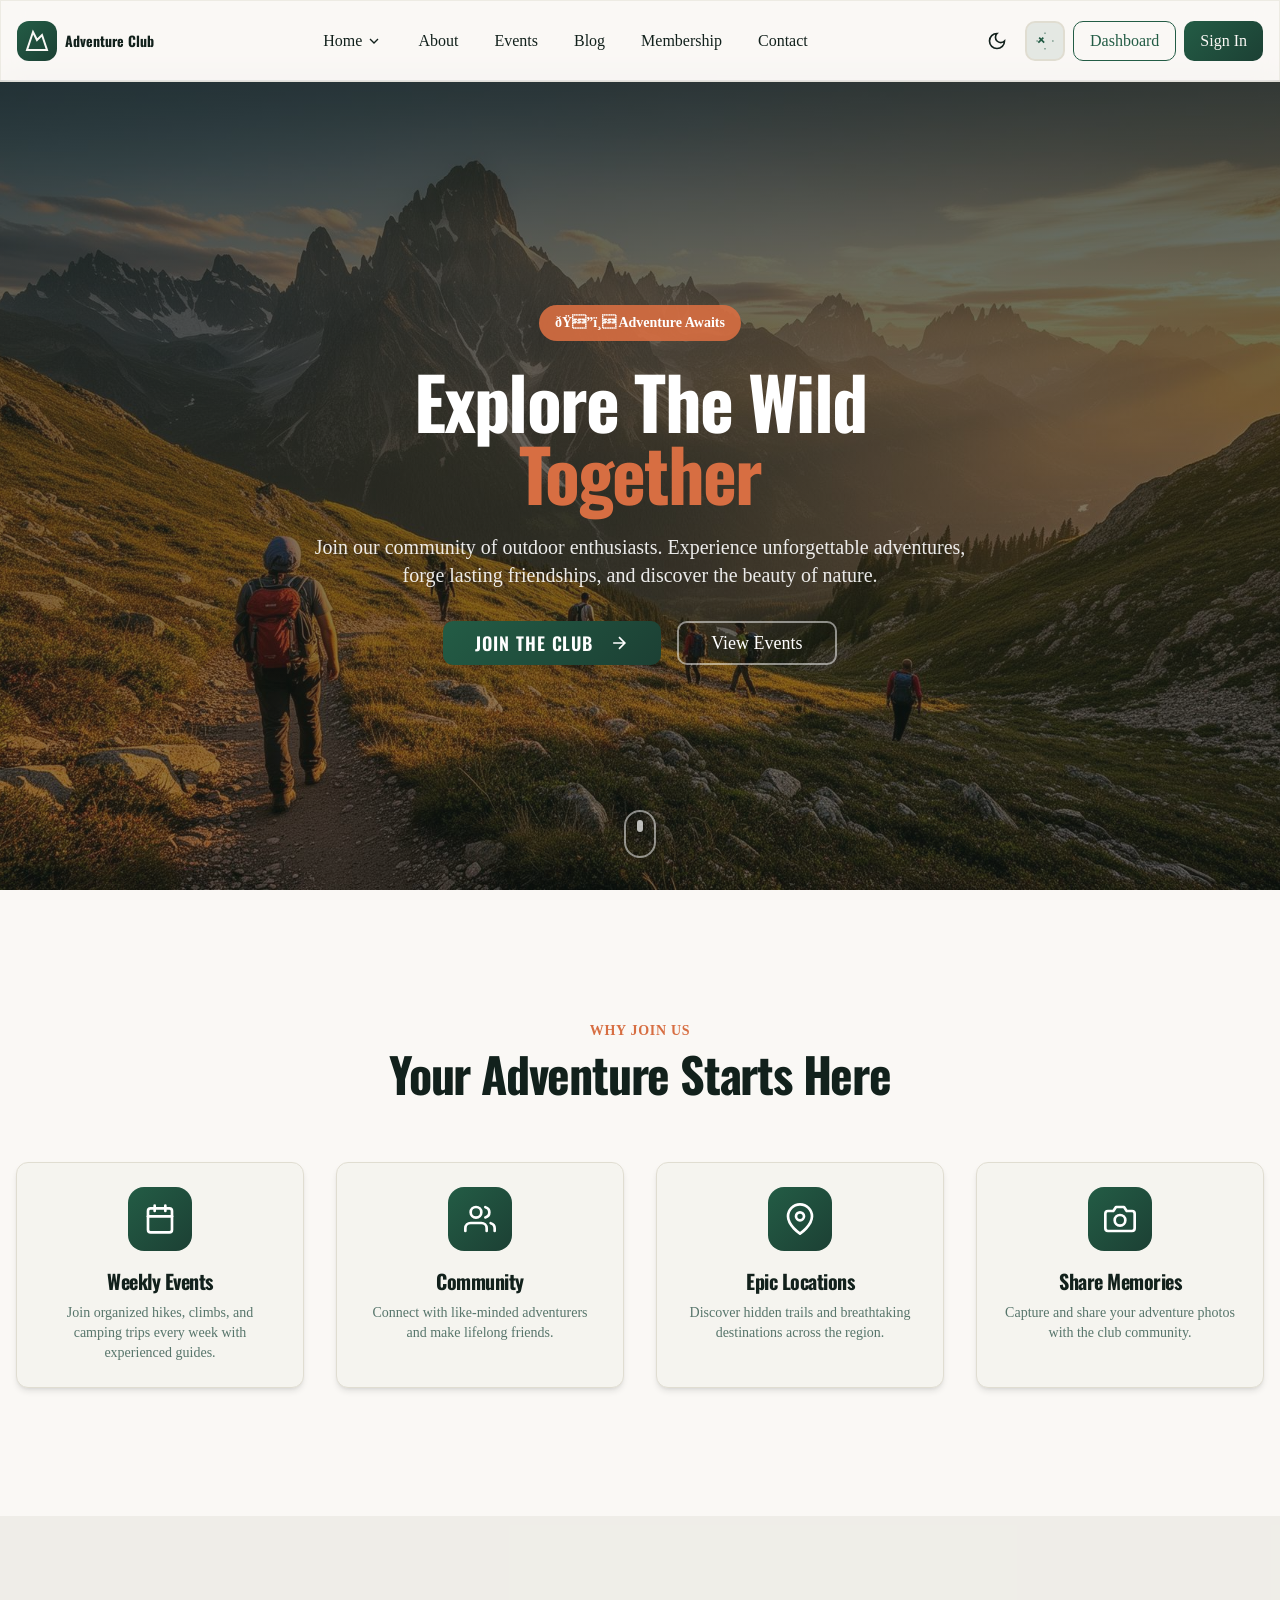
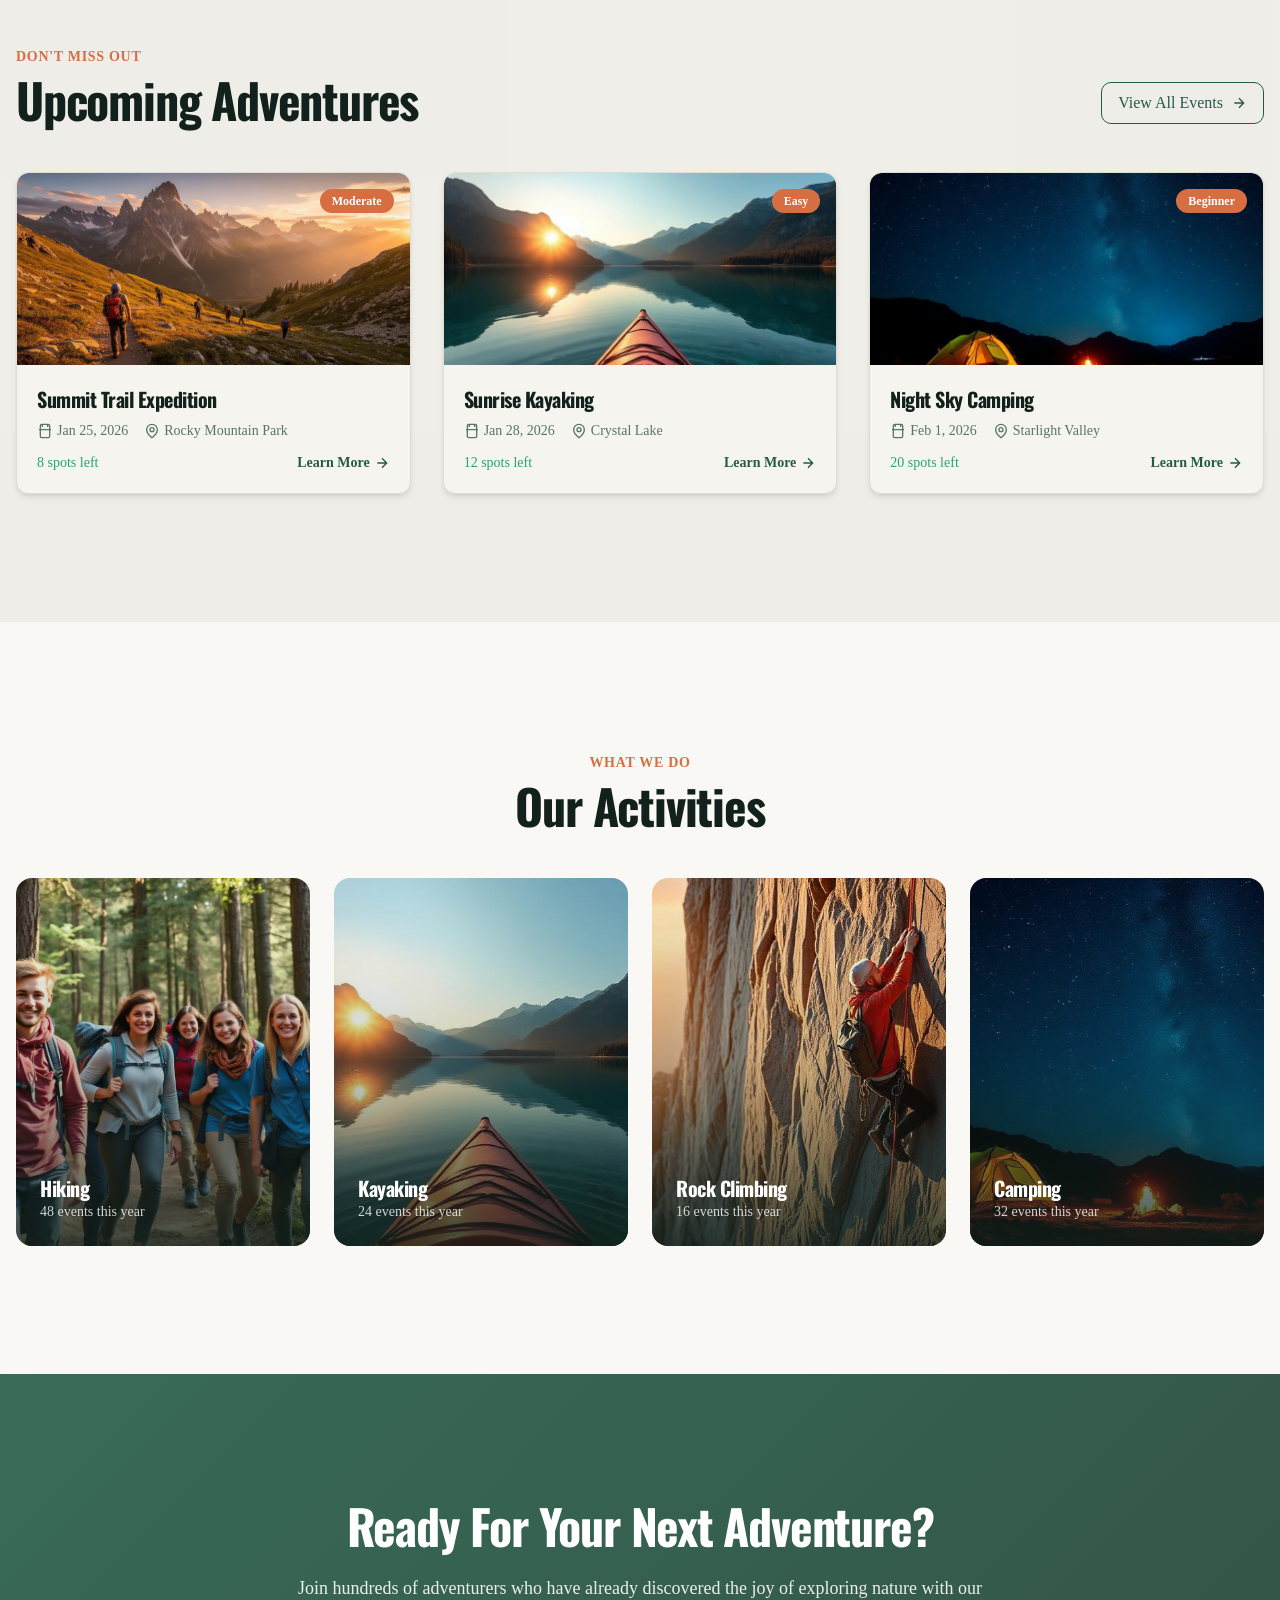
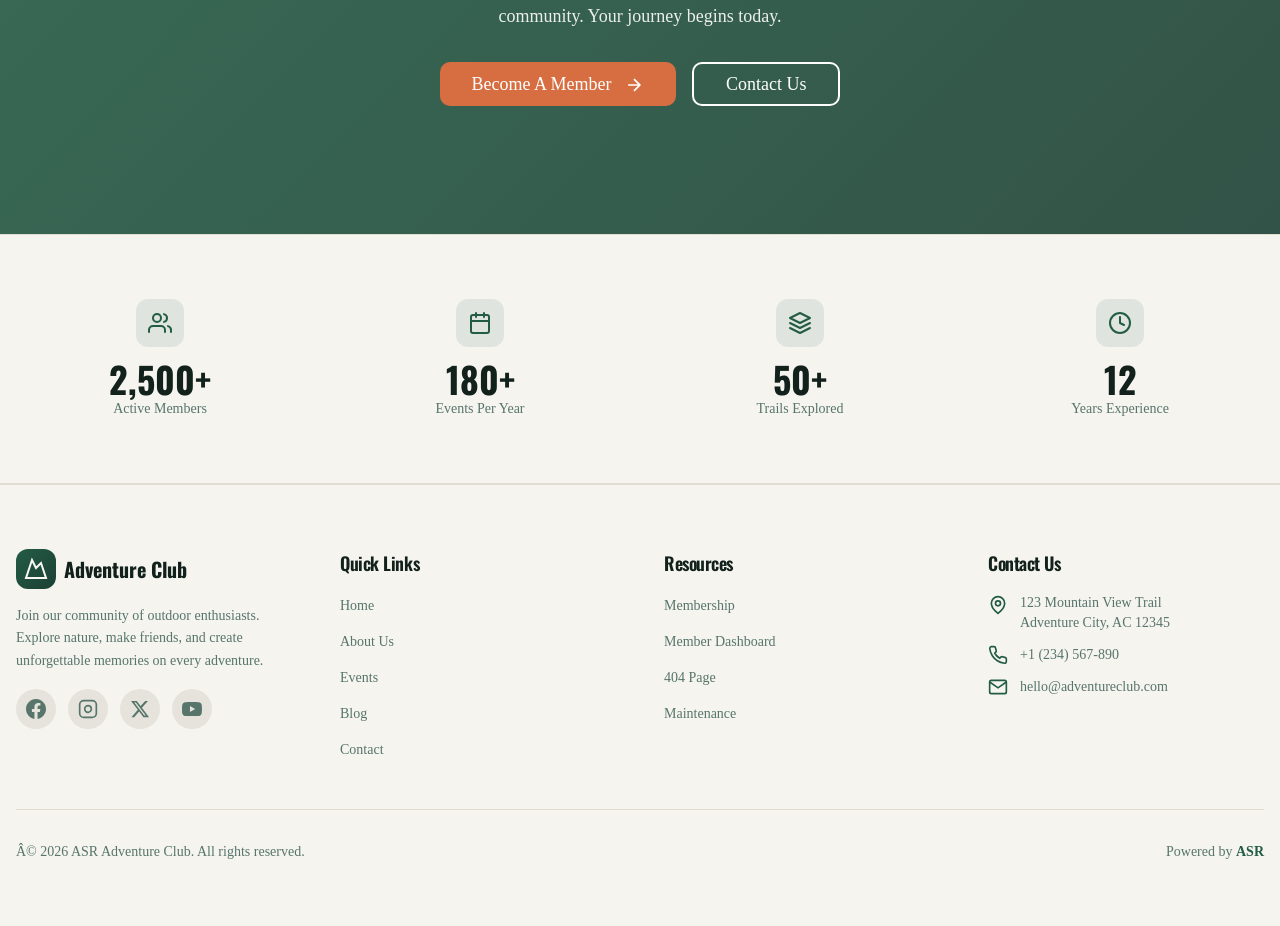
<file: vanilla/index.html>
<!DOCTYPE html>
<html lang="en">

<head>
  <meta charset="UTF-8" />
  <meta name="viewport" content="width=device-width, initial-scale=1.0" />
  <title>Adventure Hub</title>
  <meta name="description" content="Join the Adventure Club - Hiking, Kayaking, and Outdoor Events" />
  <link rel="icon" type="image/svg+xml" href="data:image/svg+xml,%3Csvg xmlns='http://www.w3.org/2000/svg' viewBox='0 0 24 24' fill='none' stroke='%2335925C' stroke-width='2'%3E%3Cpath d='m8 3 4 8 5-5 5 15H2L8 3z'/%3E%3C/svg%3E" />
  <link rel="stylesheet" href="styles.css" />
</head>

<body>
  <div id="app">
    <!-- Layout: Navbar + Main + Footer (for most pages) -->
    <div id="layout-wrapper" class="min-h-screen flex flex-col">
      <nav id="navbar" class="fixed top-0 left-0 right-0 z-50 glass">
        <div class="container mx-auto px-4">
          <div class="flex items-center justify-between h-16 md:h-20">
            <a href="#/" class="flex items-center gap-2 group">
              <div
                class="w-10 h-10 rounded-lg hero-gradient flex items-center justify-center transition-transform group-hover:scale-110">
                <svg class="w-6 h-6 text-primary-foreground" viewBox="0 0 24 24" fill="none" stroke="currentColor"
                  stroke-width="2">
                  <path d="m8 3 4 8 5-5 5 15H2L8 3z" />
                </svg>
              </div>
              <span class="font-heading text-sm sm:text-base font-bold text-foreground">Adventure Club</span>
            </a>
            <div class="hidden lg:flex items-center gap-1">
              <div class="relative" id="home-dropdown">
                <button type="button" id="home-dropdown-trigger"
                  class="inline-flex items-center justify-center gap-1 px-4 py-2 font-medium rounded-lg transition-colors text-foreground hover:text-primary hover:bg-primary/5"
                  aria-haspopup="true" aria-expanded="false">
                  Home <svg class="w-4 h-4 rtl-flip" viewBox="0 0 24 24" fill="none" stroke="currentColor"
                    stroke-width="2">
                    <path d="m6 9 6 6 6-6" />
                  </svg>
                </button>
                <div id="home-dropdown-content"
                  class="hidden absolute top-full left-0 mt-1 min-w-[8rem] overflow-hidden rounded-md border bg-popover border-border p-1 shadow-md z-50">
                  <a href="#/" class="block px-2 py-1.5 text-sm rounded-sm cursor-pointer hover:bg-accent">Home Page
                    1</a>
                  <a href="#/home-2" class="block px-2 py-1.5 text-sm rounded-sm cursor-pointer hover:bg-accent">Home
                    Page 2</a>
                </div>
              </div>
              <a href="#/about"
                class="nav-link px-4 py-2 font-medium rounded-lg transition-colors text-foreground hover:text-primary hover:bg-primary/5"
                data-path="/about">About</a>
              <a href="#/events"
                class="nav-link px-4 py-2 font-medium rounded-lg transition-colors text-foreground hover:text-primary hover:bg-primary/5"
                data-path="/events">Events</a>
              <a href="#/blog"
                class="nav-link px-4 py-2 font-medium rounded-lg transition-colors text-foreground hover:text-primary hover:bg-primary/5"
                data-path="/blog">Blog</a>
              <a href="#/pricing"
                class="nav-link px-4 py-2 font-medium rounded-lg transition-colors text-foreground hover:text-primary hover:bg-primary/5"
                data-path="/pricing">Membership</a>
              <a href="#/contact"
                class="nav-link px-4 py-2 font-medium rounded-lg transition-colors text-foreground hover:text-primary hover:bg-primary/5"
                data-path="/contact">Contact</a>
            </div>
            <div class="flex items-center gap-2">
              <button type="button" id="theme-toggle"
                class="inline-flex items-center justify-center h-10 w-10 rounded-md text-foreground hover:text-primary"
                title="Toggle theme">
                <span id="theme-icon-sun" class="hidden"><svg class="w-5 h-5" viewBox="0 0 24 24" fill="none"
                    stroke="currentColor" stroke-width="2">
                    <circle cx="12" cy="12" r="4" />
                    <path
                      d="M12 2v2M12 20v2M4.93 4.93l1.41 1.41M17.66 17.66l1.41 1.41M2 12h2M20 12h2M6.34 17.66l-1.41 1.41M19.07 4.93l-1.41 1.41" />
                  </svg></span>
                <span id="theme-icon-moon"><svg class="w-5 h-5" viewBox="0 0 24 24" fill="none" stroke="currentColor"
                    stroke-width="2">
                    <path d="M12 3a6 6 0 0 0 9 9 9 9 0 1 1-9-9Z" />
                  </svg></span>
              </button>
              <button type="button" id="rtl-toggle"
                class="inline-flex items-center justify-center h-10 w-10 rounded-md border-2 border-primary/40 bg-primary/10 text-primary hover:bg-primary hover:text-primary-foreground transition-colors min-w-[2.5rem]"
                title="Toggle RTL (Right-to-Left)" aria-label="Toggle RTL"><svg class="w-5 h-5" viewBox="0 0 24 24"
                  fill="none" stroke="currentColor" stroke-width="2">
                  <path d="m5 8 6 6M4 14l6-6M2 12h1M21 12h1M12 2v1M12 21v1" />
                </svg></button>
              <a href="#/dashboard" class="hidden md:inline-flex"><button type="button"
                  class="inline-flex items-center justify-center h-10 px-4 py-2 rounded-md border border-primary text-primary bg-background hover:bg-primary hover:text-primary-foreground">Dashboard</button></a>
              <a href="#/login" class="hidden md:inline-flex"><button type="button"
                  class="inline-flex items-center justify-center h-10 px-4 py-2 rounded-md hero-gradient text-primary-foreground hover:opacity-90">Sign
                  In</button></a>
              <button type="button" id="mobile-menu-btn"
                class="lg:hidden inline-flex items-center justify-center h-10 w-10 rounded-md text-foreground">
                <span id="mobile-icon-menu"><svg class="w-6 h-6" viewBox="0 0 24 24" fill="none" stroke="currentColor"
                    stroke-width="2">
                    <path d="M4 6h16M4 12h16M4 18h16" />
                  </svg></span>
                <span id="mobile-icon-close" class="hidden"><svg class="w-6 h-6" viewBox="0 0 24 24" fill="none"
                    stroke="currentColor" stroke-width="2">
                    <path d="M18 6 6 18M6 6l12 12" />
                  </svg></span>
              </button>
            </div>
          </div>
          <div id="mobile-nav" class="hidden lg:hidden pb-4 animate-slide-down">
            <div class="flex flex-col gap-2">
              <a href="#/" class="mobile-nav-link px-4 py-3 rounded-lg font-medium text-foreground" data-path="/">Home
                Page 1</a>
              <a href="#/home-2" class="mobile-nav-link px-4 py-3 rounded-lg font-medium text-foreground"
                data-path="/home-2">Home Page 2</a>
              <a href="#/about" class="mobile-nav-link px-4 py-3 rounded-lg font-medium text-foreground"
                data-path="/about">About</a>
              <a href="#/events" class="mobile-nav-link px-4 py-3 rounded-lg font-medium text-foreground"
                data-path="/events">Events</a>
              <a href="#/blog" class="mobile-nav-link px-4 py-3 rounded-lg font-medium text-foreground"
                data-path="/blog">Blog</a>
              <a href="#/pricing" class="mobile-nav-link px-4 py-3 rounded-lg font-medium text-foreground"
                data-path="/pricing">Membership</a>
              <a href="#/contact" class="mobile-nav-link px-4 py-3 rounded-lg font-medium text-foreground"
                data-path="/contact">Contact</a>
              <div class="flex gap-2 mt-2">
                <a href="#/dashboard" class="flex-1"><button type="button"
                    class="w-full inline-flex items-center justify-center h-9 px-3 rounded-md border border-primary text-primary">Dashboard</button></a>
                <a href="#/login" class="flex-1"><button type="button"
                    class="w-full inline-flex items-center justify-center h-9 px-3 rounded-md hero-gradient text-primary-foreground">Sign
                    In</button></a>
              </div>
            </div>
          </div>
        </div>
      </nav>

      <main class="flex-1 pt-16 md:pt-20">
        <!-- LAYOUT PAGES (with navbar + footer) -->
        <div id="page-index" data-route="/" class="page-content">
          <section class="relative min-h-[90vh] flex items-center">
            <div class="absolute inset-0 bg-cover bg-center" id="hero-bg-index"
              style="background-image: url('assets/hero-mountain.jpg')">
              <div class="absolute inset-0 hero-overlay"></div>
            </div>
            <div class="container mx-auto px-4 relative z-10">
              <div class="max-w-4xl mx-auto text-center animate-fade-in">
                <span
                  class="inline-block px-4 py-2 bg-secondary/90 text-white rounded-full text-sm font-semibold mb-6">ðŸ”ï¸
                  Adventure Awaits</span>
                <h1 class="font-heading text-4xl md:text-5xl lg:text-7xl font-bold text-white mb-6 leading-tight">
                  Explore The Wild<br /><span class="text-secondary">Together</span></h1>
                <p class="text-lg md:text-xl text-white/90 mb-8 max-w-2xl mx-auto">Join our community of outdoor
                  enthusiasts. Experience unforgettable adventures, forge lasting friendships, and discover the beauty
                  of nature.</p>
                <div class="flex flex-col sm:flex-row gap-4 justify-center">
                  <a href="#/pricing"><button type="button"
                      class="w-full sm:w-auto btn-adventure text-lg px-8 h-11 rounded-md">Join The Club <svg
                        class="w-5 h-5 rtl-flip ms-2 inline" viewBox="0 0 24 24" fill="none" stroke="currentColor"
                        stroke-width="2">
                        <path d="M5 12h14M12 5l7 7-7 7" />
                      </svg></button></a>
                  <a href="#/events"><button type="button"
                      class="w-full sm:w-auto inline-flex items-center justify-center h-11 px-8 rounded-md border-2 border-white/50 text-white bg-transparent hover:bg-white/10 text-lg">View
                      Events</button></a>
                </div>
              </div>
            </div>
            <div class="absolute bottom-8 left-1/2 -translate-x-1/2 animate-float">
              <div class="w-8 h-12 border-2 border-white/50 rounded-full flex items-start justify-center p-2">
                <div class="w-1.5 h-3 bg-white/70 rounded-full"></div>
              </div>
            </div>
          </section>
          <section class="section-padding bg-background">
            <div class="container mx-auto px-4">
              <div class="text-center mb-16">
                <span class="text-secondary font-semibold uppercase tracking-wider text-sm">Why Join Us</span>
                <h2 class="font-heading text-3xl md:text-4xl lg:text-5xl font-bold text-foreground mt-2">Your Adventure
                  Starts Here</h2>
              </div>
              <div class="grid grid-cols-1 md:grid-cols-2 lg:grid-cols-4 gap-6 lg:gap-8" id="features-index"></div>
            </div>
          </section>
          <section class="section-padding bg-muted/50">
            <div class="container mx-auto px-4">
              <div class="flex flex-col md:flex-row md:items-end justify-between mb-12">
                <div>
                  <span class="text-secondary font-semibold uppercase tracking-wider text-sm">Don't Miss Out</span>
                  <h2 class="font-heading text-3xl md:text-4xl lg:text-5xl font-bold text-foreground mt-2">Upcoming
                    Adventures</h2>
                </div>
                <a href="#/events" class="mt-4 md:mt-0"><button type="button"
                    class="inline-flex items-center border-primary text-primary hover:bg-primary hover:text-white border rounded-md px-4 py-2">View
                    All Events <svg class="w-4 h-4 rtl-flip ms-2 inline" viewBox="0 0 24 24" fill="none"
                      stroke="currentColor" stroke-width="2">
                      <path d="M5 12h14M12 5l7 7-7 7" />
                    </svg></button></a>
              </div>
              <div class="grid grid-cols-1 md:grid-cols-2 lg:grid-cols-3 gap-6 lg:gap-8" id="upcoming-events-index">
              </div>
            </div>
          </section>
          <section class="section-padding bg-background">
            <div class="container mx-auto px-4">
              <div class="text-center mb-12">
                <span class="text-secondary font-semibold uppercase tracking-wider text-sm">What We Do</span>
                <h2 class="font-heading text-3xl md:text-4xl lg:text-5xl font-bold text-foreground mt-2">Our Activities
                </h2>
              </div>
              <div class="grid grid-cols-2 lg:grid-cols-4 gap-4 lg:gap-6" id="activities-index"></div>
            </div>
          </section>
          <section class="relative py-24 md:py-32">
            <div class="absolute inset-0 bg-cover bg-center bg-fixed"
              style="background-image: url('assets/hiking-group.jpg')">
              <div class="absolute inset-0 hero-gradient opacity-90"></div>
            </div>
            <div class="container mx-auto px-4 relative z-10 text-center">
              <div class="max-w-3xl mx-auto">
                <h2 class="font-heading text-3xl md:text-4xl lg:text-5xl font-bold text-white mb-6">Ready For Your Next
                  Adventure?</h2>
                <p class="text-lg text-white/90 mb-8">Join hundreds of adventurers who have already discovered the joy
                  of exploring nature with our community. Your journey begins today.</p>
                <div class="flex flex-col sm:flex-row gap-4 justify-center">
                  <a href="#/register"><button type="button"
                      class="w-full sm:w-auto h-11 px-8 rounded-md bg-secondary hover:bg-secondary/90 text-white text-lg">Become
                      A Member <svg class="w-5 h-5 ms-2 rtl-flip inline" viewBox="0 0 24 24" fill="none"
                        stroke="currentColor" stroke-width="2">
                        <path d="M5 12h14M12 5l7 7-7 7" />
                      </svg></button></a>
                  <a href="#/contact"><button type="button"
                      class="w-full sm:w-auto h-11 px-8 rounded-md border-2 border-white text-white bg-transparent hover:bg-white/10 text-lg">Contact
                      Us</button></a>
                </div>
              </div>
            </div>
          </section>
          <section class="py-16 bg-card border-y border-border">
            <div class="container mx-auto px-4">
              <div class="grid grid-cols-2 lg:grid-cols-4 gap-8" id="stats-index"></div>
            </div>
          </section>
        </div>
        <div id="page-home2" data-route="/home-2" class="page-content hidden">
          <section class="relative min-h-[95vh] flex items-center bg-card overflow-hidden">
            <div class="absolute top-0 end-0 w-1/2 h-full hidden lg:block">
              <img src="assets/mountain-walk.jpg" alt="Mountain adventure" class="w-full h-full object-cover" />
              <div class="absolute inset-0 bg-gradient-to-r from-card via-card/50 to-transparent"></div>
            </div>
            <div class="container mx-auto px-4 relative z-10">
              <div class="lg:w-1/2 lg:pe-12">
                <div class="flex items-center gap-2 mb-6">
                  <div class="w-12 h-12 rounded-xl hero-gradient flex items-center justify-center">
                    <svg class="w-6 h-6 text-white" viewBox="0 0 24 24" fill="none" stroke="currentColor"
                      stroke-width="2">
                      <path d="m8 3 4 8 5-5 5 15H2L8 3z" />
                    </svg>
                  </div>
                  <span class="font-heading text-2xl font-bold text-foreground">Adventure Club</span>
                </div>
                <h1 class="font-heading text-4xl md:text-5xl lg:text-6xl font-bold text-foreground mb-6 leading-tight">
                  Find Your<span class="block text-gradient py-2">Wild Side</span></h1>
                <p class="text-lg text-muted-foreground mb-8 max-w-xl">Transform weekends into adventures. Join a
                  community that believes life is better outside. From sunrise hikes to starlit campfires, every moment
                  becomes a story worth telling.</p>
                <div class="flex flex-col sm:flex-row gap-4 mb-12">
                  <a href="#/register"><button type="button"
                      class="w-full sm:w-auto btn-adventure text-lg px-8 h-11">Start Your Journey <svg
                        class="w-5 h-5 rtl-flip ms-2 inline" viewBox="0 0 24 24" fill="none" stroke="currentColor"
                        stroke-width="2">
                        <path d="M5 12h14M12 5l7 7-7 7" />
                      </svg></button></a>
                  <a href="#/about"><button type="button"
                      class="w-full sm:w-auto btn-outline-adventure text-lg px-8 h-11">Learn More</button></a>
                </div>
                <div class="flex items-center gap-6 text-sm text-muted-foreground">
                  <div class="flex items-center gap-2">
                    <div class="flex -space-x-2">
                      <div class="w-8 h-8 rounded-full bg-muted border-2 border-card"></div>
                      <div class="w-8 h-8 rounded-full bg-muted border-2 border-card"></div>
                      <div class="w-8 h-8 rounded-full bg-muted border-2 border-card"></div>
                      <div class="w-8 h-8 rounded-full bg-muted border-2 border-card"></div>
                    </div>
                    <span>2,500+ members</span>
                  </div>
                  <div class="flex items-center gap-1"><span
                      class="text-secondary fill-secondary">â˜…â˜…â˜…â˜…â˜…</span><span class="ms-1">4.9 rating</span>
                  </div>
                </div>
              </div>
            </div>
            <div class="absolute bottom-0 left-0 right-0 h-64 lg:hidden">
              <img src="assets/mountain-walk.jpg" alt="Mountain" class="w-full h-full object-cover" />
              <div class="absolute inset-0 bg-gradient-to-t from-card via-card/80 to-transparent"></div>
            </div>
          </section>
          <section class="section-padding bg-background">
            <div class="container mx-auto px-4">
              <div class="max-w-3xl mx-auto text-center mb-16"><span
                  class="text-secondary font-semibold uppercase tracking-wider text-sm">Our Values</span>
                <h2 class="font-heading text-3xl md:text-4xl lg:text-5xl font-bold text-foreground mt-2 mb-4">What
                  Drives Us Forward</h2>
                <p class="text-muted-foreground text-lg">We're more than just an outdoor club. We're a community built
                  on shared values and a passion for exploration.</p>
              </div>
              <div class="grid grid-cols-1 md:grid-cols-2 gap-6" id="values-home2"></div>
            </div>
          </section>
          <section class="section-padding bg-muted/50">
            <div class="container mx-auto px-4">
              <div class="grid lg:grid-cols-2 gap-12 items-center">
                <div class="order-2 lg:order-1"><span
                    class="text-secondary font-semibold uppercase tracking-wider text-sm">Who We Are</span>
                  <h2 class="font-heading text-3xl md:text-4xl font-bold text-foreground mt-2 mb-6">A Community
                    Of<br />Passionate Explorers</h2>
                  <p class="text-muted-foreground mb-6">Founded in 2014, Adventure Club has grown from a small group of
                    hiking enthusiasts to a thriving community of outdoor lovers. We organize weekly events,
                    skill-building workshops, and epic multi-day expeditions.</p>
                  <ul class="space-y-4 mb-8">
                    <li class="flex items-center gap-3">
                      <div class="w-6 h-6 rounded-full bg-success/20 flex items-center justify-center"><svg
                          class="w-4 h-4 text-success" viewBox="0 0 24 24" fill="none" stroke="currentColor"
                          stroke-width="2">
                          <path d="M20 6 9 17l-5-5" />
                        </svg></div><span class="text-foreground">Professional guides on every trip</span>
                    </li>
                    <li class="flex items-center gap-3">
                      <div class="w-6 h-6 rounded-full bg-success/20 flex items-center justify-center"><svg
                          class="w-4 h-4 text-success" viewBox="0 0 24 24" fill="none" stroke="currentColor"
                          stroke-width="2">
                          <path d="M20 6 9 17l-5-5" />
                        </svg></div><span class="text-foreground">Equipment rental available for members</span>
                    </li>
                    <li class="flex items-center gap-3">
                      <div class="w-6 h-6 rounded-full bg-success/20 flex items-center justify-center"><svg
                          class="w-4 h-4 text-success" viewBox="0 0 24 24" fill="none" stroke="currentColor"
                          stroke-width="2">
                          <path d="M20 6 9 17l-5-5" />
                        </svg></div><span class="text-foreground">Beginner-friendly activities</span>
                    </li>
                    <li class="flex items-center gap-3">
                      <div class="w-6 h-6 rounded-full bg-success/20 flex items-center justify-center"><svg
                          class="w-4 h-4 text-success" viewBox="0 0 24 24" fill="none" stroke="currentColor"
                          stroke-width="2">
                          <path d="M20 6 9 17l-5-5" />
                        </svg></div><span class="text-foreground">Photography workshops and contests</span>
                    </li>
                  </ul><a href="#/about"><button type="button" class="btn-adventure">More About Us <svg
                        class="w-5 h-5 rtl-flip ms-2 inline" viewBox="0 0 24 24" fill="none" stroke="currentColor"
                        stroke-width="2">
                        <path d="M5 12h14M12 5l7 7-7 7" />
                      </svg></button></a>
                </div>
                <div class="order-1 lg:order-2 grid grid-cols-2 gap-4">
                  <div class="space-y-4"><img src="assets/hiking-group.jpg" alt="Hiking"
                      class="w-full rounded-2xl" /><img src="assets/kayaking.jpg" alt="Kayaking"
                      class="w-full rounded-2xl" /></div>
                  <div class="pt-8"><img src="assets/hero-mountain.jpg" alt="Mountain"
                      class="w-full h-full object-cover rounded-2xl" /></div>
                </div>
              </div>
            </div>
          </section>
          <section class="py-20 hero-gradient">
            <div class="container mx-auto px-4 text-center">
              <h2 class="font-heading text-3xl md:text-4xl font-bold text-white mb-4">Your Next Adventure Is Waiting
              </h2>
              <p class="text-white/80 text-lg mb-8 max-w-2xl mx-auto">Don't just dream about adventure â€“ live it. Join
                our community today and start creating memories that will last a lifetime.</p>
              <div class="flex flex-col sm:flex-row gap-4 justify-center"><a href="#/pricing"><button type="button"
                    class="w-full sm:w-auto h-11 px-8 rounded-md bg-secondary hover:bg-secondary/90 text-white text-lg">View
                    Membership Plans</button></a><a href="#/events"><button type="button"
                    class="w-full sm:w-auto h-11 px-8 rounded-md border-2 border-white text-white bg-transparent hover:bg-white/10 text-lg">Browse
                    Events</button></a></div>
            </div>
          </section>
        </div>
        <div id="page-about" data-route="/about" class="page-content hidden">
          <section class="relative py-24 md:py-32 overflow-hidden">
            <div class="absolute inset-0 bg-cover bg-center" style="background-image:url('assets/waterfalls.jpg')">
              <div class="absolute inset-0 hero-overlay"></div>
            </div>
            <div class="container mx-auto px-4 relative z-10">
              <div class="max-w-3xl text-center mx-auto"><span
                  class="inline-block px-4 py-2 bg-secondary/90 text-white rounded-full text-sm font-semibold mb-6">Our
                  Story</span>
                <h1 class="font-heading text-4xl md:text-5xl lg:text-6xl font-bold text-white mb-6">Connecting People
                  Through Adventure</h1>
                <p class="text-lg text-white/90">Since 2014, we've been bringing outdoor enthusiasts together to
                  explore, discover, and create unforgettable memories in nature.</p>
              </div>
            </div>
          </section>
          <section class="section-padding bg-background">
            <div class="container mx-auto px-4">

              <div class="grid lg:grid-cols-2 gap-8 lg:gap-12 items-start">

                <!-- LEFT COLUMN -->
                <div class="order-2 lg:order-1">

                  <span class="text-secondary font-semibold uppercase tracking-wider text-sm">
                    Our Mission
                  </span>

                  <h2 class="font-heading text-3xl md:text-4xl font-bold text-foreground mt-2 mb-6">
                    Making The Outdoors Accessible To Everyone
                  </h2>

                  <p class="text-muted-foreground mb-6">
                    Adventure Club was born from a simple idea: everyone deserves the opportunity
                    to experience the transformative power of nature. What started as a small
                    group of hiking friends has grown into a thriving community of over 2,500
                    outdoor enthusiasts.
                  </p>

                  <p class="text-muted-foreground mb-8">
                    We organize weekly events ranging from beginner-friendly nature walks
                    to challenging multi-day expeditions. Our certified guides ensure every
                    adventure is safe, educational, and above all, fun.
                  </p>

                  <div class="grid grid-cols-2 gap-6">
                    <div class="text-center p-4 bg-card rounded-xl border border-border">
                      <div class="font-heading text-3xl font-bold text-primary">2,500+</div>
                      <div class="text-sm text-muted-foreground">Active Members</div>
                    </div>

                    <div class="text-center p-4 bg-card rounded-xl border border-border">
                      <div class="font-heading text-3xl font-bold text-secondary">180+</div>
                      <div class="text-sm text-muted-foreground">Events Per Year</div>
                    </div>
                  </div>

                </div>

                <!-- RIGHT COLUMN (IMAGE) -->
                <div class="order-1 lg:order-2 flex justify-center lg:justify-end">

                  <div class="relative w-full max-w-lg lg:-mt-10">

                    <img src="assets/hiking-group.jpg" alt="Hiking group"
                      class="w-full rounded-2xl shadow-lg object-cover" />

                    <div class="absolute -bottom-6 -right-6 rtl:right-auto rtl:-left-6 
                      w-40 h-40 md:w-48 md:h-48 rounded-xl overflow-hidden 
                      border-4 border-background shadow-xl bg-card">

                      <img src="assets/kayaking.jpg" alt="Kayaking" class="w-full h-full object-cover" />

                    </div>

                  </div>

                </div>

              </div>

            </div>
          </section>

          <section class="section-padding bg-muted/50">
            <div class="container mx-auto px-4">
              <div class="text-center mb-12"><span
                  class="text-secondary font-semibold uppercase tracking-wider text-sm">What We Stand For</span>
                <h2 class="font-heading text-3xl md:text-4xl font-bold text-foreground mt-2">Our Core Values</h2>
              </div>
              <div class="grid md:grid-cols-3 gap-8" id="values-about"></div>
            </div>
          </section>
          <section class="section-padding bg-background">
            <div class="container mx-auto px-4">
              <div class="text-center mb-12"><span
                  class="text-secondary font-semibold uppercase tracking-wider text-sm">Meet Our Team</span>
                <h2 class="font-heading text-3xl md:text-4xl font-bold text-foreground mt-2">Expert Guides & Leaders
                </h2>
              </div>
              <div class="grid sm:grid-cols-2 lg:grid-cols-4 gap-6" id="team-about"></div>
            </div>
          </section>
          <section class="section-padding bg-card border-y border-border">
            <div class="container mx-auto px-4">
              <div class="text-center mb-12"><span
                  class="text-secondary font-semibold uppercase tracking-wider text-sm">Our Journey</span>
                <h2 class="font-heading text-3xl md:text-4xl font-bold text-foreground mt-2">Milestones</h2>
              </div>
              <div class="max-w-3xl mx-auto" id="milestones-about"></div>
            </div>
          </section>
          <section class="py-20 hero-gradient">
            <div class="container mx-auto px-4 text-center">
              <h2 class="font-heading text-3xl md:text-4xl font-bold text-white mb-4">Ready To Join Our Community?</h2>
              <p class="text-white/80 text-lg mb-8 max-w-2xl mx-auto">Become part of a community that values adventure,
                friendship, and the great outdoors.</p>
              <div class="flex flex-col sm:flex-row gap-4 justify-center"><a href="#/register"><button type="button"
                    class="w-full sm:w-auto h-11 px-8 rounded-md bg-secondary hover:bg-secondary/90 text-white">Become A
                    Member</button></a><a href="#/contact"><button type="button"
                    class="w-full sm:w-auto h-11 px-8 rounded-md border-2 border-white text-white bg-transparent hover:bg-white/10">Get
                    In Touch</button></a></div>
            </div>
          </section>
        </div>
        <div id="page-events" data-route="/events" class="page-content hidden">
          <section class="relative py-20 bg-card">
            <div class="container mx-auto px-4">
              <div class="max-w-3xl"><span
                  class="text-secondary font-semibold uppercase tracking-wider text-sm">Upcoming Adventures</span>
                <h1 class="font-heading text-4xl md:text-5xl font-bold text-foreground mt-2 mb-4">Find Your Next Event
                </h1>
                <p class="text-lg text-muted-foreground">Browse our calendar of outdoor adventures. From
                  beginner-friendly hikes to challenging expeditions, there's something for everyone.</p>
              </div>
            </div>
          </section>
          <section class="py-6 bg-background border-b border-border">
            <div class="container mx-auto px-4">
              <div class="flex flex-col md:flex-row gap-4">
                <div class="relative flex-1"><svg
                    class="absolute left-3 top-1/2 -translate-y-1/2 w-5 h-5 text-muted-foreground" viewBox="0 0 24 24"
                    fill="none" stroke="currentColor" stroke-width="2">
                    <circle cx="11" cy="11" r="8" />
                    <path d="m21 21-4.3-4.3" />
                  </svg><input type="text" id="events-search" placeholder="Search events or locations..."
                    class="flex h-10 w-full rounded-md border border-input bg-background pl-10 pr-3 py-2" /></div>
                <div class="flex flex-col sm:flex-row gap-3 w-full md:w-auto"><select id="events-difficulty"
                    class="w-full sm:w-40 h-10 rounded-md border border-input bg-card px-3 py-2 text-sm">
                    <option value="all">All Levels</option>
                    <option value="beginner">Beginner</option>
                    <option value="easy">Easy</option>
                    <option value="moderate">Moderate</option>
                    <option value="advanced">Advanced</option>
                  </select><select id="events-activity"
                    class="w-full sm:w-40 h-10 rounded-md border border-input bg-card px-3 py-2 text-sm">
                    <option value="all">All Activities</option>
                    <option value="hiking">Hiking</option>
                    <option value="kayaking">Kayaking</option>
                    <option value="camping">Camping</option>
                    <option value="climbing">Climbing</option>
                  </select></div>
              </div>
            </div>
          </section>
          <section class="section-padding bg-background">
            <div class="container mx-auto px-4">
              <div id="events-grid"></div>
              <div id="events-empty" class="hidden text-center py-16"><svg
                  class="w-16 h-16 mx-auto text-muted-foreground/50 mb-4" viewBox="0 0 24 24" fill="none"
                  stroke="currentColor" stroke-width="2">
                  <polygon points="22 3 2 3 10 12.46 10 19 14 21 14 12.46 22 3" />
                </svg>
                <h3 class="font-heading text-xl font-bold text-foreground mb-2">No events found</h3>
                <p class="text-muted-foreground mb-6">Try adjusting your filters or search terms.</p><button
                  type="button" id="events-clear-filters"
                  class="inline-flex items-center justify-center rounded-md border border-input bg-background px-4 py-2 text-sm hover:bg-accent">Clear
                  Filters</button>
              </div>
            </div>
          </section>
        </div>
        <div id="page-events-1" data-route="/events/1" class="page-content hidden">
          <div id="event-detail-1"></div>
        </div>
        <div id="page-events-2" data-route="/events/2" class="page-content hidden">
          <div id="event-detail-2"></div>
        </div>
        <div id="page-blog" data-route="/blog" class="page-content hidden">
          <section class="py-20 bg-card">
            <div class="max-w-6xl mx-auto px-4"><span class="text-secondary font-semibold uppercase text-sm">Adventure
                Blog</span>
              <h1 class="text-4xl md:text-5xl font-bold mt-3 mb-4">Stories, Tips &amp; Inspiration</h1>
              <p class="text-muted-foreground max-w-2xl">Expert advice, gear reviews, and inspiring stories from our
                outdoor community.</p>
            </div>
          </section>
          <section class="py-6 bg-background border-b border-border">
            <div class="max-w-6xl mx-auto px-4">
              <div class="flex flex-col md:flex-row gap-4 items-start md:items-center">
                <div class="relative flex-1 w-full"><svg
                    class="absolute left-3 top-1/2 -translate-y-1/2 w-5 h-5 text-muted-foreground" viewBox="0 0 24 24"
                    fill="none" stroke="currentColor" stroke-width="2">
                    <circle cx="11" cy="11" r="8" />
                    <path d="m21 21-4.3-4.3" />
                  </svg><input type="text" id="blog-search" placeholder="Search articles..."
                    class="flex h-10 w-full rounded-md border border-input bg-background pl-10 pr-3 py-2" /></div>
                <div class="flex flex-wrap gap-2 justify-center md:justify-start" id="blog-categories"></div>
              </div>
            </div>
          </section>
          <section class="py-12 bg-background">
            <div class="max-w-6xl mx-auto px-4" id="blog-featured"></div>
          </section>
          <section class="py-16 bg-background">
            <div class="max-w-6xl mx-auto px-4" id="blog-grid"></div>
            <div id="blog-empty" class="hidden text-center py-16"><button type="button" id="blog-clear-filters">Clear
                Filters</button></div>
          </section>
        </div>
        <div id="page-blog-1" data-route="/blog/1" class="page-content hidden">
          <div id="blog-detail-1"></div>
        </div>
        <div id="page-pricing" data-route="/pricing" class="page-content hidden">
          <section class="py-20 bg-card">
            <div class="container mx-auto px-4 text-center"><span
                class="text-secondary font-semibold uppercase tracking-wider text-sm">Membership Plans</span>
              <h1 class="font-heading text-4xl md:text-5xl font-bold text-foreground mt-2 mb-4">Join The Adventure</h1>
              <p class="text-lg text-muted-foreground max-w-2xl mx-auto">Choose the plan that fits your adventure style.
                All memberships include access to our amazing community and exclusive member benefits.</p>
            </div>
          </section>
          <section class="section-padding bg-background">
            <div class="container mx-auto px-4">
              <div class="grid md:grid-cols-3 gap-8 max-w-6xl mx-auto" id="pricing-plans"></div>
            </div>
          </section>
          <section class="section-padding bg-muted/50">
            <div class="container mx-auto px-4">
              <div class="text-center mb-12">
                <h2 class="font-heading text-3xl md:text-4xl font-bold text-foreground">Frequently Asked Questions</h2>
              </div>
              <div class="max-w-3xl mx-auto space-y-4" id="pricing-faq"></div>
            </div>
          </section>
          <section class="py-20 hero-gradient">
            <div class="container mx-auto px-4 text-center">
              <h2 class="font-heading text-3xl md:text-4xl font-bold text-primary-foreground mb-4">Still Have Questions?
              </h2>
              <p class="text-primary-foreground/80 text-lg mb-8">Our team is happy to help you find the perfect
                membership.</p><a href="#/contact"><button type="button"
                  class="h-11 px-8 rounded-md bg-secondary hover:bg-secondary/90 text-secondary-foreground">Contact
                  Us</button></a>
            </div>
          </section>
        </div>
        <div id="page-contact" data-route="/contact" class="page-content hidden">
          <section class="py-20 bg-card">
            <div class="container mx-auto px-4 text-center"><span
                class="text-secondary font-semibold uppercase tracking-wider text-sm">Get In Touch</span>
              <h1 class="font-heading text-4xl md:text-5xl font-bold text-foreground mt-2 mb-4">Contact Us</h1>
              <p class="text-lg text-muted-foreground max-w-2xl mx-auto">Have questions about our adventures or
                membership? We'd love to hear from you. Reach out and our team will get back to you soon.</p>
            </div>
          </section>
          <section class="section-padding bg-background">
            <div class="container mx-auto px-4">
              <div class="grid lg:grid-cols-3 gap-12">
                <div class="lg:col-span-1 space-y-6">
                  <h2 class="font-heading text-2xl font-bold text-foreground mb-6">Contact Information</h2>
                  <div class="flex gap-4">
                    <div class="w-12 h-12 flex-shrink-0 rounded-xl bg-primary/10 flex items-center justify-center"><svg
                        class="w-6 h-6 text-primary" viewBox="0 0 24 24" fill="none" stroke="currentColor"
                        stroke-width="2">
                        <path d="M20 10c0 6-8 12-8 12s-8-6-8-12a8 8 0 0 1 16 0Z" />
                        <circle cx="12" cy="10" r="3" />
                      </svg></div>
                    <div>
                      <h3 class="font-semibold text-foreground mb-1">Address</h3>
                      <p class="text-sm text-muted-foreground">123 Mountain View Trail<br />Adventure City, AC 12345</p>
                    </div>
                  </div>
                  <div class="flex gap-4">
                    <div class="w-12 h-12 flex-shrink-0 rounded-xl bg-primary/10 flex items-center justify-center"><svg
                        class="w-6 h-6 text-primary" viewBox="0 0 24 24" fill="none" stroke="currentColor"
                        stroke-width="2">
                        <path
                          d="M22 16.92v3a2 2 0 0 1-2.18 2 19.79 19.79 0 0 1-8.63-3.07 19.5 19.5 0 0 1-6-6 19.79 19.79 0 0 1-3.07-8.67A2 2 0 0 1 4.11 2h3a2 2 0 0 1 2 1.72 12.84 12.84 0 0 0 .7 2.81 2 2 0 0 1-.45 2.11L8.09 9.91a16 16 0 0 0 6 6l1.27-1.27a2 2 0 0 1 2.11-.45 12.84 12.84 0 0 0 2.81.7A2 2 0 0 1 22 16.92z" />
                      </svg></div>
                    <div>
                      <h3 class="font-semibold text-foreground mb-1">Phone</h3>
                      <p class="text-sm text-muted-foreground"><a href="tel:+1234567890" class="hover:text-primary">+1
                          (234) 567-890</a><br /><a href="tel:+1234567891" class="hover:text-primary">+1 (234)
                          567-891</a></p>
                    </div>
                  </div>
                  <div class="flex gap-4">
                    <div class="w-12 h-12 flex-shrink-0 rounded-xl bg-primary/10 flex items-center justify-center"><svg
                        class="w-6 h-6 text-primary" viewBox="0 0 24 24" fill="none" stroke="currentColor"
                        stroke-width="2">
                        <path d="M4 4h16c1.1 0 2 .9 2 2v12c0 1.1-.9 2-2 2H4c-1.1 0-2-.9-2-2V6c0-1.1.9-2 2-2z" />
                        <polyline points="22,6 12,13 2,6" />
                      </svg></div>
                    <div>
                      <h3 class="font-semibold text-foreground mb-1">Email</h3>
                      <p class="text-sm text-muted-foreground"><a href="mailto:hello@adventureclub.com"
                          class="hover:text-primary">hello@adventureclub.com</a><br /><a
                          href="mailto:support@adventureclub.com"
                          class="hover:text-primary">support@adventureclub.com</a></p>
                    </div>
                  </div>
                  <div class="flex gap-4">
                    <div class="w-12 h-12 flex-shrink-0 rounded-xl bg-primary/10 flex items-center justify-center"><svg
                        class="w-6 h-6 text-primary" viewBox="0 0 24 24" fill="none" stroke="currentColor"
                        stroke-width="2">
                        <circle cx="12" cy="12" r="10" />
                        <polyline points="12 6 12 12 16 14" />
                      </svg></div>
                    <div>
                      <h3 class="font-semibold text-foreground mb-1">Office Hours</h3>
                      <p class="text-sm text-muted-foreground">Mon - Fri: 9:00 AM - 6:00 PM<br />Sat: 10:00 AM - 4:00 PM
                      </p>
                    </div>
                  </div>
                  <div class="mt-8 rounded-xl overflow-hidden border border-border shadow-md">
                    <iframe 
                      src="https://www.google.com/maps/embed?pb=!1m18!1m12!1m3!1d50401.58901135747!2d-105.3200371!3d40.0149856!2m3!1f0!2f0!3f0!3m2!1i1024!2i768!4f13.1!3m3!1m2!1s0x876b8d4e278dafd3%3A0xc8393b7ca01b8058!2sRocky%20Mountain%20National%20Park!5e0!3m2!1sen!2sus!4v1644329384726!5m2!1sen!2sus" 
                      width="100%" 
                      height="300" 
                      style="border:0;" 
                      allowfullscreen="" 
                      loading="lazy" 
                      referrerpolicy="no-referrer-when-downgrade"
                      title="Rocky Mountain National Park Location">
                    </iframe>
                  </div>
                </div>
                <div class="lg:col-span-2">
                  <div class="card-adventure p-8">
                    <h2 class="font-heading text-2xl font-bold text-foreground mb-6">Send Us A Message</h2>
                    <form class="space-y-6">
                      <div class="grid md:grid-cols-2 gap-6">
                        <div class="space-y-2"><label for="firstName" class="text-sm font-medium">First
                            Name</label><input id="firstName" placeholder="John"
                            class="flex h-10 w-full rounded-md border border-input bg-background px-3 py-2" /></div>
                        <div class="space-y-2"><label for="lastName" class="text-sm font-medium">Last Name</label><input
                            id="lastName" placeholder="Doe"
                            class="flex h-10 w-full rounded-md border border-input bg-background px-3 py-2" /></div>
                      </div>
                      <div class="grid md:grid-cols-2 gap-6">
                        <div class="space-y-2"><label for="contact-email"
                            class="text-sm font-medium">Email</label><input id="contact-email" type="email"
                            placeholder="john@example.com"
                            class="flex h-10 w-full rounded-md border border-input bg-background px-3 py-2" /></div>
                        <div class="space-y-2"><label for="contact-phone" class="text-sm font-medium">Phone
                            (Optional)</label><input id="contact-phone" type="tel" placeholder="+1 (234) 567-890"
                            class="flex h-10 w-full rounded-md border border-input bg-background px-3 py-2" /></div>
                      </div>
                      <div class="space-y-2"><label for="subject" class="text-sm font-medium">Subject</label><input
                          id="subject" placeholder="How can we help you?"
                          class="flex h-10 w-full rounded-md border border-input bg-background px-3 py-2" /></div>
                      <div class="space-y-2"><label for="message" class="text-sm font-medium">Message</label><textarea
                          id="message" placeholder="Tell us more about your inquiry..." rows="6"
                          class="flex min-h-[80px] w-full rounded-md border border-input bg-background px-3 py-2"></textarea>
                      </div><button type="submit" class="btn-adventure w-full md:w-auto"><svg
                          class="w-4 h-4 mr-2 inline" viewBox="0 0 24 24" fill="none" stroke="currentColor"
                          stroke-width="2">
                          <path d="M22 2 11 13" />
                          <path d="M22 2 15 22 11 13 2 9 22 2" />
                        </svg> Send Message</button>
                    </form>
                  </div>
                </div>
              </div>
            </div>
          </section>
        </div>
      </main>

      <footer id="footer" class="bg-card border-t border-border">
        <div class="container mx-auto px-4 py-12 md:py-16">
          <div class="grid grid-cols-1 md:grid-cols-2 lg:grid-cols-4 gap-8 lg:gap-12">
            <div class="space-y-4">
              <a href="#/" class="flex items-center gap-2 group">
                <div class="w-10 h-10 rounded-lg hero-gradient flex items-center justify-center">
                  <svg class="w-6 h-6 text-primary-foreground" viewBox="0 0 24 24" fill="none" stroke="currentColor"
                    stroke-width="2">
                    <path d="m8 3 4 8 5-5 5 15H2L8 3z" />
                  </svg>
                </div>
                <span class="font-heading text-xl font-bold text-foreground">Adventure Club</span>
              </a>
              <p class="text-muted-foreground text-sm leading-relaxed">Join our community of outdoor enthusiasts.
                Explore nature, make friends, and create unforgettable memories on every adventure.</p>
              <div class="flex items-center gap-3">
                <a href="#"
                  class="w-10 h-10 rounded-full bg-muted flex items-center justify-center text-muted-foreground hover:bg-primary hover:text-primary-foreground transition-colors"
                  aria-label="Facebook"><svg class="w-5 h-5" viewBox="0 0 24 24" fill="currentColor">
                    <path
                      d="M24 12.073c0-6.627-5.373-12-12-12s-12 5.373-12 12c0 5.99 4.388 10.954 10.125 11.854v-8.385H7.078v-3.47h3.047V9.43c0-3.007 1.792-4.669 4.533-4.669 1.312 0 2.686.235 2.686.235v2.953H15.83c-1.491 0-1.956.925-1.956 1.874v2.25h3.328l-.532 3.47h-2.796v8.385C19.612 23.027 24 18.062 24 12.073z" />
                  </svg></a>
                <a href="#"
                  class="w-10 h-10 rounded-full bg-muted flex items-center justify-center text-muted-foreground hover:bg-primary hover:text-primary-foreground transition-colors"
                  aria-label="Instagram"><svg class="w-5 h-5" viewBox="0 0 24 24" fill="none" stroke="currentColor"
                    stroke-width="2">
                    <rect width="20" height="20" x="2" y="2" rx="5" ry="5" />
                    <path d="M16 11.37A4 4 0 1 1 12.63 8 4 4 0 0 1 16 11.37z" />
                    <line x1="17.5" x2="17.51" y1="6.5" y2="6.5" />
                  </svg></a>
                <a href="#"
                  class="w-10 h-10 rounded-full bg-muted flex items-center justify-center text-muted-foreground hover:bg-primary hover:text-primary-foreground transition-colors"
                  aria-label="Twitter"><svg class="w-5 h-5" viewBox="0 0 24 24" fill="currentColor">
                    <path
                      d="M18.244 2.25h3.308l-7.227 8.26 8.502 11.24H16.17l-5.214-6.817L4.99 21.75H1.68l7.73-8.835L1.254 2.25H8.08l4.713 6.231zm-1.161 17.52h1.833L7.084 4.126H5.117z" />
                  </svg></a>
                <a href="#"
                  class="w-10 h-10 rounded-full bg-muted flex items-center justify-center text-muted-foreground hover:bg-primary hover:text-primary-foreground transition-colors"
                  aria-label="Youtube"><svg class="w-5 h-5" viewBox="0 0 24 24" fill="currentColor">
                    <path
                      d="M23.498 6.186a3.016 3.016 0 0 0-2.122-2.136C19.505 3.545 12 3.545 12 3.545s-7.505 0-9.377.505A3.017 3.017 0 0 0 .502 6.186C0 8.07 0 12 0 12s0 3.93.502 5.814a3.016 3.016 0 0 0 2.122 2.136c1.871.505 9.376.505 9.376.505s7.505 0 9.377-.505a3.015 3.015 0 0 0 2.122-2.136C24 15.93 24 12 24 12s0-3.93-.502-5.814zM9.545 15.568V8.432L15.818 12l-6.273 3.568z" />
                  </svg></a>
              </div>
            </div>
            <div>
              <h4 class="font-heading text-lg font-semibold text-foreground mb-4">Quick Links</h4>
              <ul class="space-y-3">
                <li><a href="#/" class="text-muted-foreground hover:text-primary transition-colors text-sm">Home</a>
                </li>
                <li><a href="#/about" class="text-muted-foreground hover:text-primary transition-colors text-sm">About
                    Us</a></li>
                <li><a href="#/events"
                    class="text-muted-foreground hover:text-primary transition-colors text-sm">Events</a></li>
                <li><a href="#/blog" class="text-muted-foreground hover:text-primary transition-colors text-sm">Blog</a>
                </li>
                <li><a href="#/contact"
                    class="text-muted-foreground hover:text-primary transition-colors text-sm">Contact</a></li>
              </ul>
            </div>
            <div>
              <h4 class="font-heading text-lg font-semibold text-foreground mb-4">Resources</h4>
              <ul class="space-y-3">
                <li><a href="#/pricing"
                    class="text-muted-foreground hover:text-primary transition-colors text-sm">Membership</a></li>
                <li><a href="#/dashboard"
                    class="text-muted-foreground hover:text-primary transition-colors text-sm">Member Dashboard</a></li>
                <li><a href="#/404-demo" class="text-muted-foreground hover:text-primary transition-colors text-sm">404
                    Page</a></li>
                <li><a href="#/maintenance"
                    class="text-muted-foreground hover:text-primary transition-colors text-sm">Maintenance</a></li>
              </ul>
            </div>
            <div>
              <h4 class="font-heading text-lg font-semibold text-foreground mb-4">Contact Us</h4>
              <ul class="space-y-3">
                <li class="flex items-start gap-3 text-sm">
                  <svg class="w-5 h-5 text-primary flex-shrink-0 mt-0.5" viewBox="0 0 24 24" fill="none"
                    stroke="currentColor" stroke-width="2">
                    <path d="M20 10c0 6-8 12-8 12s-8-6-8-12a8 8 0 0 1 16 0Z" />
                    <circle cx="12" cy="10" r="3" />
                  </svg>
                  <span class="text-muted-foreground">123 Mountain View Trail<br />Adventure City, AC 12345</span>
                </li>
                <li class="flex items-center gap-3 text-sm">
                  <svg class="w-5 h-5 text-primary flex-shrink-0" viewBox="0 0 24 24" fill="none" stroke="currentColor"
                    stroke-width="2">
                    <path
                      d="M22 16.92v3a2 2 0 0 1-2.18 2 19.79 19.79 0 0 1-8.63-3.07 19.5 19.5 0 0 1-6-6 19.79 19.79 0 0 1-3.07-8.67A2 2 0 0 1 4.11 2h3a2 2 0 0 1 2 1.72 12.84 12.84 0 0 0 .7 2.81 2 2 0 0 1-.45 2.11L8.09 9.91a16 16 0 0 0 6 6l1.27-1.27a2 2 0 0 1 2.11-.45 12.84 12.84 0 0 0 2.81.7A2 2 0 0 1 22 16.92z" />
                  </svg>
                  <a href="tel:+1234567890" class="text-muted-foreground hover:text-primary transition-colors">+1 (234)
                    567-890</a>
                </li>
                <li class="flex items-center gap-3 text-sm">
                  <svg class="w-5 h-5 text-primary flex-shrink-0" viewBox="0 0 24 24" fill="none" stroke="currentColor"
                    stroke-width="2">
                    <path d="M4 4h16c1.1 0 2 .9 2 2v12c0 1.1-.9 2-2 2H4c-1.1 0-2-.9-2-2V6c0-1.1.9-2 2-2z" />
                    <polyline points="22,6 12,13 2,6" />
                  </svg>
                  <a href="mailto:hello@adventureclub.com"
                    class="text-muted-foreground hover:text-primary transition-colors">hello@adventureclub.com</a>
                </li>
              </ul>
            </div>
          </div>
          <div class="mt-12 pt-8 border-t border-border flex flex-col md:flex-row items-center justify-between gap-4">
            <p class="text-sm text-muted-foreground text-center md:text-left">Â© 2026 ASR Adventure Club. All rights
              reserved.</p>
            <p class="text-sm text-muted-foreground">Powered by <span class="text-primary font-semibold">ASR</span></p>
          </div>
        </div>
      </footer>
    </div>

    <!-- FULL-PAGE VIEWS (no navbar/footer) -->
    <div id="page-login" data-route="/login" class="page-full hidden"></div>
    <div id="page-register" data-route="/register" class="page-full hidden"></div>
    <div id="page-dashboard" data-route="/dashboard" class="page-full hidden"></div>
    <div id="page-admin" data-route="/admin" class="page-full hidden"></div>
    <div id="page-maintenance" data-route="/maintenance" class="page-full hidden"></div>
    <div id="page-notfound" data-route="/404-demo" class="page-full hidden"></div>
    <div id="page-notfound-catch" data-route="*" class="page-full hidden"></div>
  </div>

  <script src="app.js"></script>
</body>

</html>
</file>
<file: vanilla/styles.css>
@import url("https://fonts.googleapis.com/css2?family=Oswald:wght@400;500;600;700&family=Source+Sans+3:wght@300;400;500;600;700&display=swap");*,:after,:before{--tw-border-spacing-x:0;--tw-border-spacing-y:0;--tw-translate-x:0;--tw-translate-y:0;--tw-rotate:0;--tw-skew-x:0;--tw-skew-y:0;--tw-scale-x:1;--tw-scale-y:1;--tw-pan-x: ;--tw-pan-y: ;--tw-pinch-zoom: ;--tw-scroll-snap-strictness:proximity;--tw-gradient-from-position: ;--tw-gradient-via-position: ;--tw-gradient-to-position: ;--tw-ordinal: ;--tw-slashed-zero: ;--tw-numeric-figure: ;--tw-numeric-spacing: ;--tw-numeric-fraction: ;--tw-ring-inset: ;--tw-ring-offset-width:0px;--tw-ring-offset-color:#fff;--tw-ring-color:rgba(59,130,246,.5);--tw-ring-offset-shadow:0 0 #0000;--tw-ring-shadow:0 0 #0000;--tw-shadow:0 0 #0000;--tw-shadow-colored:0 0 #0000;--tw-blur: ;--tw-brightness: ;--tw-contrast: ;--tw-grayscale: ;--tw-hue-rotate: ;--tw-invert: ;--tw-saturate: ;--tw-sepia: ;--tw-drop-shadow: ;--tw-backdrop-blur: ;--tw-backdrop-brightness: ;--tw-backdrop-contrast: ;--tw-backdrop-grayscale: ;--tw-backdrop-hue-rotate: ;--tw-backdrop-invert: ;--tw-backdrop-opacity: ;--tw-backdrop-saturate: ;--tw-backdrop-sepia: ;--tw-contain-size: ;--tw-contain-layout: ;--tw-contain-paint: ;--tw-contain-style: }::backdrop{--tw-border-spacing-x:0;--tw-border-spacing-y:0;--tw-translate-x:0;--tw-translate-y:0;--tw-rotate:0;--tw-skew-x:0;--tw-skew-y:0;--tw-scale-x:1;--tw-scale-y:1;--tw-pan-x: ;--tw-pan-y: ;--tw-pinch-zoom: ;--tw-scroll-snap-strictness:proximity;--tw-gradient-from-position: ;--tw-gradient-via-position: ;--tw-gradient-to-position: ;--tw-ordinal: ;--tw-slashed-zero: ;--tw-numeric-figure: ;--tw-numeric-spacing: ;--tw-numeric-fraction: ;--tw-ring-inset: ;--tw-ring-offset-width:0px;--tw-ring-offset-color:#fff;--tw-ring-color:rgba(59,130,246,.5);--tw-ring-offset-shadow:0 0 #0000;--tw-ring-shadow:0 0 #0000;--tw-shadow:0 0 #0000;--tw-shadow-colored:0 0 #0000;--tw-blur: ;--tw-brightness: ;--tw-contrast: ;--tw-grayscale: ;--tw-hue-rotate: ;--tw-invert: ;--tw-saturate: ;--tw-sepia: ;--tw-drop-shadow: ;--tw-backdrop-blur: ;--tw-backdrop-brightness: ;--tw-backdrop-contrast: ;--tw-backdrop-grayscale: ;--tw-backdrop-hue-rotate: ;--tw-backdrop-invert: ;--tw-backdrop-opacity: ;--tw-backdrop-saturate: ;--tw-backdrop-sepia: ;--tw-contain-size: ;--tw-contain-layout: ;--tw-contain-paint: ;--tw-contain-style: }

/*! tailwindcss v3.4.17 | MIT License | https://tailwindcss.com*/*,:after,:before{box-sizing:border-box;border:0 solid #e5e7eb}:after,:before{--tw-content:""}:host,html{line-height:1.5;-webkit-text-size-adjust:100%;-moz-tab-size:4;-o-tab-size:4;tab-size:4;font-family:Source Sans 3,system-ui,sans-serif;font-feature-settings:normal;font-variation-settings:normal;-webkit-tap-highlight-color:transparent}body{margin:0;line-height:inherit}hr{height:0;color:inherit;border-top-width:1px}abbr:where([title]){-webkit-text-decoration:underline dotted;text-decoration:underline dotted}h1,h2,h3,h4,h5,h6{font-size:inherit;font-weight:inherit}a{color:inherit;text-decoration:inherit}b,strong{font-weight:bolder}code,kbd,pre,samp{font-family:ui-monospace,SFMono-Regular,Menlo,Monaco,Consolas,Liberation Mono,Courier New,monospace;font-feature-settings:normal;font-variation-settings:normal;font-size:1em}small{font-size:80%}sub,sup{font-size:75%;line-height:0;position:relative;vertical-align:baseline}sub{bottom:-.25em}sup{top:-.5em}table{text-indent:0;border-color:inherit;border-collapse:collapse}button,input,optgroup,select,textarea{font-family:inherit;font-feature-settings:inherit;font-variation-settings:inherit;font-size:100%;font-weight:inherit;line-height:inherit;letter-spacing:inherit;color:inherit;margin:0;padding:0}button,select{text-transform:none}button,input:where([type=button]),input:where([type=reset]),input:where([type=submit]){-webkit-appearance:button;background-color:transparent;background-image:none}:-moz-focusring{outline:auto}:-moz-ui-invalid{box-shadow:none}progress{vertical-align:baseline}::-webkit-inner-spin-button,::-webkit-outer-spin-button{height:auto}[type=search]{-webkit-appearance:textfield;outline-offset:-2px}::-webkit-search-decoration{-webkit-appearance:none}::-webkit-file-upload-button{-webkit-appearance:button;font:inherit}summary{display:list-item}blockquote,dd,dl,figure,h1,h2,h3,h4,h5,h6,hr,p,pre{margin:0}fieldset{margin:0}fieldset,legend{padding:0}menu,ol,ul{list-style:none;margin:0;padding:0}dialog{padding:0}textarea{resize:vertical}input::-moz-placeholder,textarea::-moz-placeholder{opacity:1;color:#9ca3af}input::placeholder,textarea::placeholder{opacity:1;color:#9ca3af}[role=button],button{cursor:pointer}:disabled{cursor:default}audio,canvas,embed,iframe,img,object,svg,video{display:block;vertical-align:middle}img,video{max-width:100%;height:auto}[hidden]:where(:not([hidden=until-found])){display:none}:root{--background:45 30% 97%;--foreground:160 30% 10%;--card:45 25% 95%;--card-foreground:160 30% 10%;--popover:45 30% 97%;--popover-foreground:160 30% 10%;--primary:156 45% 25%;--primary-foreground:45 30% 97%;--secondary:18 65% 55%;--secondary-foreground:45 30% 97%;--muted:45 15% 88%;--muted-foreground:160 15% 40%;--accent:210 25% 45%;--accent-foreground:45 30% 97%;--destructive:0 72% 51%;--destructive-foreground:45 30% 97%;--border:45 20% 85%;--input:45 20% 85%;--ring:156 45% 25%;--radius:0.75rem;--success:156 60% 40%;--success-foreground:45 30% 97%;--warning:38 92% 50%;--warning-foreground:160 30% 10%;--info:210 80% 55%;--info-foreground:45 30% 97%;--gradient-hero:linear-gradient(135deg,#235c45,#1c4034);--gradient-accent:linear-gradient(135deg,#d76e42,#c36522);--gradient-dark:linear-gradient(180deg,#0e1b16,#1d3029);--gradient-overlay:linear-gradient(180deg,rgba(18,33,28,.7),rgba(18,33,28,.4));--shadow-sm:0 1px 2px rgba(18,33,28,.05);--shadow-md:0 4px 6px -1px rgba(18,33,28,.1),0 2px 4px -2px rgba(18,33,28,.1);--shadow-lg:0 10px 15px -3px rgba(18,33,28,.1),0 4px 6px -4px rgba(18,33,28,.1);--shadow-xl:0 20px 25px -5px rgba(18,33,28,.1),0 8px 10px -6px rgba(18,33,28,.1);--shadow-glow:0 0 40px rgba(35,92,69,.3);--sidebar-background:45 25% 95%;--sidebar-foreground:160 30% 10%;--sidebar-primary:156 45% 25%;--sidebar-primary-foreground:45 30% 97%;--sidebar-accent:45 20% 90%;--sidebar-accent-foreground:160 30% 10%;--sidebar-border:45 20% 85%;--sidebar-ring:156 45% 25%}.dark{--background:160 30% 8%;--foreground:45 25% 95%;--card:160 25% 12%;--card-foreground:45 25% 95%;--popover:160 25% 12%;--popover-foreground:45 25% 95%;--primary:156 55% 45%;--primary-foreground:160 30% 8%;--secondary:18 60% 50%;--secondary-foreground:160 30% 8%;--muted:160 20% 18%;--muted-foreground:45 15% 65%;--accent:210 35% 55%;--accent-foreground:160 30% 8%;--destructive:0 62% 50%;--destructive-foreground:45 25% 95%;--border:160 20% 20%;--input:160 20% 20%;--ring:156 55% 45%;--success:156 60% 45%;--success-foreground:160 30% 8%;--gradient-hero:linear-gradient(135deg,#5cd6a5,#39c697);--gradient-overlay:linear-gradient(180deg,rgba(9,17,14,.8),rgba(9,17,14,.5));--sidebar-background:160 25% 10%;--sidebar-foreground:45 25% 95%;--sidebar-primary:156 55% 45%;--sidebar-primary-foreground:160 30% 8%;--sidebar-accent:160 20% 15%;--sidebar-accent-foreground:45 25% 95%;--sidebar-border:160 20% 18%;--sidebar-ring:156 55% 45%}*{border-color:hsl(var(--border))}html{scroll-behavior:smooth}body{background-color:hsl(var(--background));font-family:Source Sans 3,system-ui,sans-serif;color:hsl(var(--foreground));-webkit-font-smoothing:antialiased;-moz-osx-font-smoothing:grayscale}h1,h2,h3,h4,h5,h6{font-family:Oswald,system-ui,sans-serif;font-weight:700;letter-spacing:-.025em}.\!container{width:100%!important;margin-right:auto!important;margin-left:auto!important;padding-right:1rem!important;padding-left:1rem!important}.container{width:100%;margin-right:auto;margin-left:auto;padding-right:1rem;padding-left:1rem}@media (min-width:640px){.\!container{max-width:640px!important}.container{max-width:640px}}@media (min-width:768px){.\!container{max-width:768px!important}.container{max-width:768px}}@media (min-width:1024px){.\!container{max-width:1024px!important}.container{max-width:1024px}}@media (min-width:1280px){.\!container{max-width:1280px!important}.container{max-width:1280px}}@media (min-width:1400px){.\!container{max-width:1400px!important}.container{max-width:1400px}}.hero-gradient{background:var(--gradient-hero)}.hero-overlay{background:var(--gradient-overlay)}.card-adventure{position:relative;overflow:hidden;border-radius:.75rem;border-width:1px;border-color:hsl(var(--border));background-color:hsl(var(--card));transition-property:all;transition-timing-function:cubic-bezier(.4,0,.2,1);transition-duration:.3s;animation-duration:.3s;box-shadow:var(--shadow-md)}.card-adventure:hover{--tw-translate-y:-0.25rem;transform:translate(var(--tw-translate-x),var(--tw-translate-y)) rotate(var(--tw-rotate)) skewX(var(--tw-skew-x)) skewY(var(--tw-skew-y)) scaleX(var(--tw-scale-x)) scaleY(var(--tw-scale-y));box-shadow:var(--shadow-xl)}.btn-adventure{display:inline-flex;align-items:center;justify-content:center;gap:.5rem;border-radius:var(--radius);padding:.75rem 1.5rem;font-family:Oswald,system-ui,sans-serif;font-weight:600;text-transform:uppercase;letter-spacing:.05em;--tw-text-opacity:1;color:rgb(255 255 255/var(--tw-text-opacity,1));transition-property:all;transition-timing-function:cubic-bezier(.4,0,.2,1);transition-duration:.3s;animation-duration:.3s;background:var(--gradient-hero)}.btn-adventure:hover{--tw-scale-x:1.05;--tw-scale-y:1.05;transform:translate(var(--tw-translate-x),var(--tw-translate-y)) rotate(var(--tw-rotate)) skewX(var(--tw-skew-x)) skewY(var(--tw-skew-y)) scaleX(var(--tw-scale-x)) scaleY(var(--tw-scale-y));box-shadow:var(--shadow-glow)}.btn-outline-adventure{display:inline-flex;align-items:center;justify-content:center;gap:.5rem;border-radius:var(--radius);border-width:2px;border-color:hsl(var(--primary));background-color:transparent;padding:.75rem 1.5rem;font-family:Oswald,system-ui,sans-serif;font-weight:600;text-transform:uppercase;letter-spacing:.05em;color:hsl(var(--primary));transition-property:all;transition-timing-function:cubic-bezier(.4,0,.2,1);transition-duration:.3s;animation-duration:.3s}.btn-outline-adventure:hover{background-color:hsl(var(--primary));color:hsl(var(--primary-foreground))}.section-padding{padding-top:4rem;padding-bottom:4rem}@media (min-width:768px){.section-padding{padding-top:6rem;padding-bottom:6rem}}@media (min-width:1024px){.section-padding{padding-top:8rem;padding-bottom:8rem}}.text-gradient{background-image:linear-gradient(to right,var(--tw-gradient-stops));--tw-gradient-from:hsl(var(--primary)) var(--tw-gradient-from-position);--tw-gradient-to:hsl(var(--primary)/0) var(--tw-gradient-to-position);--tw-gradient-stops:var(--tw-gradient-from),var(--tw-gradient-to);--tw-gradient-to:#34d399 var(--tw-gradient-to-position);-webkit-background-clip:text;background-clip:text;color:transparent}.text-gradient:is(.dark *){--tw-gradient-from:#6ee7b7 var(--tw-gradient-from-position);--tw-gradient-to:rgba(110,231,183,0) var(--tw-gradient-to-position);--tw-gradient-stops:var(--tw-gradient-from),var(--tw-gradient-to);--tw-gradient-to:#99f6e4 var(--tw-gradient-to-position)}.glass{border-width:1px;border-color:hsl(var(--border)/.5);background-color:hsl(var(--background)/.8);--tw-backdrop-blur:blur(12px);-webkit-backdrop-filter:var(--tw-backdrop-blur) var(--tw-backdrop-brightness) var(--tw-backdrop-contrast) var(--tw-backdrop-grayscale) var(--tw-backdrop-hue-rotate) var(--tw-backdrop-invert) var(--tw-backdrop-opacity) var(--tw-backdrop-saturate) var(--tw-backdrop-sepia);backdrop-filter:var(--tw-backdrop-blur) var(--tw-backdrop-brightness) var(--tw-backdrop-contrast) var(--tw-backdrop-grayscale) var(--tw-backdrop-hue-rotate) var(--tw-backdrop-invert) var(--tw-backdrop-opacity) var(--tw-backdrop-saturate) var(--tw-backdrop-sepia)}[dir=rtl] .rtl-flip{transform:scaleX(-1)}.sr-only{position:absolute;width:1px;height:1px;padding:0;margin:-1px;overflow:hidden;clip:rect(0,0,0,0);white-space:nowrap;border-width:0}.pointer-events-none{pointer-events:none}.pointer-events-auto{pointer-events:auto}.visible{visibility:visible}.invisible{visibility:hidden}.fixed{position:fixed}.absolute{position:absolute}.relative{position:relative}.sticky{position:sticky}.inset-0{inset:0}.inset-x-0{left:0;right:0}.inset-y-0{top:0;bottom:0}.-bottom-12{bottom:-3rem}.-bottom-2{bottom:-.5rem}.-bottom-6{bottom:-1.5rem}.-left-12{left:-3rem}.-left-6{left:-1.5rem}.-right-12{right:-3rem}.-right-2{right:-.5rem}.-top-12{top:-3rem}.-top-4{top:-1rem}.bottom-0{bottom:0}.bottom-8{bottom:2rem}.end-0{inset-inline-end:0}.left-0{left:0}.left-1{left:.25rem}.left-1\/2{left:50%}.left-2{left:.5rem}.left-3{left:.75rem}.left-4{left:1rem}.left-\[50\%\]{left:50%}.right-0{right:0}.right-1{right:.25rem}.right-2{right:.5rem}.right-3{right:.75rem}.right-4{right:1rem}.start-4{inset-inline-start:1rem}.top-0{top:0}.top-1{top:.25rem}.top-1\.5{top:.375rem}.top-1\/2{top:50%}.top-2{top:.5rem}.top-28{top:7rem}.top-3\.5{top:.875rem}.top-4{top:1rem}.top-\[1px\]{top:1px}.top-\[50\%\]{top:50%}.top-\[60\%\]{top:60%}.top-full{top:100%}.z-10{z-index:10}.z-20{z-index:20}.z-30{z-index:30}.z-40{z-index:40}.z-50{z-index:50}.z-\[100\]{z-index:100}.z-\[1\]{z-index:1}.order-1{order:1}.order-2{order:2}.-mx-1{margin-left:-.25rem;margin-right:-.25rem}.mx-2{margin-left:.5rem;margin-right:.5rem}.mx-3\.5{margin-left:.875rem;margin-right:.875rem}.mx-auto{margin-left:auto;margin-right:auto}.my-0\.5{margin-top:.125rem;margin-bottom:.125rem}.my-1{margin-top:.25rem;margin-bottom:.25rem}.-ml-4{margin-left:-1rem}.-mt-4{margin-top:-1rem}.mb-1{margin-bottom:.25rem}.mb-12{margin-bottom:3rem}.mb-16{margin-bottom:4rem}.mb-2{margin-bottom:.5rem}.mb-3{margin-bottom:.75rem}.mb-4{margin-bottom:1rem}.mb-6{margin-bottom:1.5rem}.mb-8{margin-bottom:2rem}.ml-1{margin-left:.25rem}.ml-2{margin-left:.5rem}.ml-6{margin-left:1.5rem}.ml-auto{margin-left:auto}.mr-2{margin-right:.5rem}.mr-3{margin-right:.75rem}.ms-1{margin-inline-start:.25rem}.ms-2{margin-inline-start:.5rem}.mt-0\.5{margin-top:.125rem}.mt-1{margin-top:.25rem}.mt-1\.5{margin-top:.375rem}.mt-12{margin-top:3rem}.mt-2{margin-top:.5rem}.mt-24{margin-top:6rem}.mt-3{margin-top:.75rem}.mt-4{margin-top:1rem}.mt-6{margin-top:1.5rem}.mt-8{margin-top:2rem}.mt-auto{margin-top:auto}.line-clamp-1{-webkit-line-clamp:1}.line-clamp-1,.line-clamp-2{overflow:hidden;display:-webkit-box;-webkit-box-orient:vertical}.line-clamp-2{-webkit-line-clamp:2}.block{display:block}.inline-block{display:inline-block}.inline{display:inline}.flex{display:flex}.inline-flex{display:inline-flex}.table{display:table}.grid{display:grid}.hidden{display:none}.aspect-\[4\/5\]{aspect-ratio:4/5}.aspect-square{aspect-ratio:1/1}.aspect-video{aspect-ratio:16/9}.size-4{width:1rem;height:1rem}.h-1\.5{height:.375rem}.h-10{height:2.5rem}.h-11{height:2.75rem}.h-12{height:3rem}.h-14{height:3.5rem}.h-16{height:4rem}.h-2{height:.5rem}.h-2\.5{height:.625rem}.h-24{height:6rem}.h-3{height:.75rem}.h-3\.5{height:.875rem}.h-4{height:1rem}.h-40{height:10rem}.h-48{height:12rem}.h-5{height:1.25rem}.h-6{height:1.5rem}.h-64{height:16rem}.h-7{height:1.75rem}.h-8{height:2rem}.h-9{height:2.25rem}.h-\[1px\]{height:1px}.h-\[40vh\]{height:40vh}.h-\[50vh\]{height:50vh}.h-\[var\(--radix-navigation-menu-viewport-height\)\]{height:var(--radix-navigation-menu-viewport-height)}.h-\[var\(--radix-select-trigger-height\)\]{height:var(--radix-select-trigger-height)}.h-auto{height:auto}.h-full{height:100%}.h-px{height:1px}.h-svh{height:100svh}.max-h-96{max-height:24rem}.max-h-\[300px\]{max-height:300px}.max-h-screen{max-height:100vh}.min-h-0{min-height:0}.min-h-\[300px\]{min-height:300px}.min-h-\[400px\]{min-height:400px}.min-h-\[80px\]{min-height:80px}.min-h-\[90vh\]{min-height:90vh}.min-h-\[95vh\]{min-height:95vh}.min-h-screen{min-height:100vh}.min-h-svh{min-height:100svh}.w-0{width:0}.w-0\.5{width:.125rem}.w-1{width:.25rem}.w-1\.5{width:.375rem}.w-1\/2{width:50%}.w-10{width:2.5rem}.w-11{width:2.75rem}.w-12{width:3rem}.w-14{width:3.5rem}.w-16{width:4rem}.w-2{width:.5rem}.w-2\.5{width:.625rem}.w-24{width:6rem}.w-3{width:.75rem}.w-3\.5{width:.875rem}.w-3\/4{width:75%}.w-32{width:8rem}.w-4{width:1rem}.w-40{width:10rem}.w-48{width:12rem}.w-5{width:1.25rem}.w-6{width:1.5rem}.w-64{width:16rem}.w-7{width:1.75rem}.w-72{width:18rem}.w-8{width:2rem}.w-9{width:2.25rem}.w-\[--sidebar-width\]{width:var(--sidebar-width)}.w-\[100px\]{width:100px}.w-\[1px\]{width:1px}.w-auto{width:auto}.w-full{width:100%}.w-max{width:-moz-max-content;width:max-content}.w-px{width:1px}.min-w-0{min-width:0}.min-w-5{min-width:1.25rem}.min-w-\[12rem\]{min-width:12rem}.min-w-\[8rem\]{min-width:8rem}.min-w-\[var\(--radix-select-trigger-width\)\]{min-width:var(--radix-select-trigger-width)}.max-w-2xl{max-width:42rem}.max-w-3xl{max-width:48rem}.max-w-4xl{max-width:56rem}.max-w-6xl{max-width:72rem}.max-w-\[--skeleton-width\]{max-width:var(--skeleton-width)}.max-w-\[100px\]{max-width:100px}.max-w-\[120px\]{max-width:120px}.max-w-lg{max-width:32rem}.max-w-max{max-width:-moz-max-content;max-width:max-content}.max-w-md{max-width:28rem}.max-w-none{max-width:none}.max-w-xl{max-width:36rem}.flex-1{flex:1 1 0%}.flex-shrink-0,.shrink-0{flex-shrink:0}.grow{flex-grow:1}.grow-0{flex-grow:0}.basis-full{flex-basis:100%}.caption-bottom{caption-side:bottom}.border-collapse{border-collapse:collapse}.-translate-x-1{--tw-translate-x:-0.25rem}.-translate-x-1,.-translate-x-1\/2{transform:translate(var(--tw-translate-x),var(--tw-translate-y)) rotate(var(--tw-rotate)) skewX(var(--tw-skew-x)) skewY(var(--tw-skew-y)) scaleX(var(--tw-scale-x)) scaleY(var(--tw-scale-y))}.-translate-x-1\/2{--tw-translate-x:-50%}.-translate-x-full{--tw-translate-x:-100%}.-translate-x-full,.-translate-x-px{transform:translate(var(--tw-translate-x),var(--tw-translate-y)) rotate(var(--tw-rotate)) skewX(var(--tw-skew-x)) skewY(var(--tw-skew-y)) scaleX(var(--tw-scale-x)) scaleY(var(--tw-scale-y))}.-translate-x-px{--tw-translate-x:-1px}.-translate-y-1\/2{--tw-translate-y:-50%}.-translate-y-1\/2,.translate-x-0{transform:translate(var(--tw-translate-x),var(--tw-translate-y)) rotate(var(--tw-rotate)) skewX(var(--tw-skew-x)) skewY(var(--tw-skew-y)) scaleX(var(--tw-scale-x)) scaleY(var(--tw-scale-y))}.translate-x-0{--tw-translate-x:0px}.translate-x-\[-50\%\]{--tw-translate-x:-50%}.translate-x-\[-50\%\],.translate-x-px{transform:translate(var(--tw-translate-x),var(--tw-translate-y)) rotate(var(--tw-rotate)) skewX(var(--tw-skew-x)) skewY(var(--tw-skew-y)) scaleX(var(--tw-scale-x)) scaleY(var(--tw-scale-y))}.translate-x-px{--tw-translate-x:1px}.translate-y-\[-50\%\]{--tw-translate-y:-50%}.rotate-45,.translate-y-\[-50\%\]{transform:translate(var(--tw-translate-x),var(--tw-translate-y)) rotate(var(--tw-rotate)) skewX(var(--tw-skew-x)) skewY(var(--tw-skew-y)) scaleX(var(--tw-scale-x)) scaleY(var(--tw-scale-y))}.rotate-45{--tw-rotate:45deg}.rotate-90{--tw-rotate:90deg}.rotate-90,.transform{transform:translate(var(--tw-translate-x),var(--tw-translate-y)) rotate(var(--tw-rotate)) skewX(var(--tw-skew-x)) skewY(var(--tw-skew-y)) scaleX(var(--tw-scale-x)) scaleY(var(--tw-scale-y))}@keyframes fade-in{0%{opacity:0}to{opacity:1}}.animate-fade-in{animation:fade-in .5s ease-out}@keyframes pulse{50%{opacity:.5}}.animate-pulse{animation:pulse 2s cubic-bezier(.4,0,.6,1) infinite}@keyframes slide-down{0%{opacity:0;transform:translateY(-20px)}to{opacity:1;transform:translateY(0)}}.animate-slide-down{animation:slide-down .5s ease-out}@keyframes slide-up{0%{opacity:0;transform:translateY(20px)}to{opacity:1;transform:translateY(0)}}.animate-slide-up{animation:slide-up .5s ease-out}.cursor-default{cursor:default}.cursor-pointer{cursor:pointer}.touch-none{touch-action:none}.select-none{-webkit-user-select:none;-moz-user-select:none;user-select:none}.list-none{list-style-type:none}.grid-cols-1{grid-template-columns:repeat(1,minmax(0,1fr))}.grid-cols-2{grid-template-columns:repeat(2,minmax(0,1fr))}.grid-cols-\[repeat\(auto-fit\2c minmax\(300px\2c 1fr\)\)\]{grid-template-columns:repeat(auto-fit,minmax(300px,1fr))}.flex-row{flex-direction:row}.flex-col{flex-direction:column}.flex-col-reverse{flex-direction:column-reverse}.flex-wrap{flex-wrap:wrap}.items-start{align-items:flex-start}.items-end{align-items:flex-end}.items-center{align-items:center}.items-baseline{align-items:baseline}.items-stretch{align-items:stretch}.justify-start{justify-content:flex-start}.justify-end{justify-content:flex-end}.justify-center{justify-content:center}.justify-between{justify-content:space-between}.gap-1{gap:.25rem}.gap-1\.5{gap:.375rem}.gap-12{gap:3rem}.gap-2{gap:.5rem}.gap-3{gap:.75rem}.gap-4{gap:1rem}.gap-5{gap:1.25rem}.gap-6{gap:1.5rem}.gap-8{gap:2rem}.-space-x-2>:not([hidden])~:not([hidden]){--tw-space-x-reverse:0;margin-right:calc(-.5rem*var(--tw-space-x-reverse));margin-left:calc(-.5rem*(1 - var(--tw-space-x-reverse)))}.space-x-1>:not([hidden])~:not([hidden]){--tw-space-x-reverse:0;margin-right:calc(.25rem*var(--tw-space-x-reverse));margin-left:calc(.25rem*(1 - var(--tw-space-x-reverse)))}.space-x-4>:not([hidden])~:not([hidden]){--tw-space-x-reverse:0;margin-right:calc(1rem*var(--tw-space-x-reverse));margin-left:calc(1rem*(1 - var(--tw-space-x-reverse)))}.space-y-1>:not([hidden])~:not([hidden]){--tw-space-y-reverse:0;margin-top:calc(.25rem*(1 - var(--tw-space-y-reverse)));margin-bottom:calc(.25rem*var(--tw-space-y-reverse))}.space-y-1\.5>:not([hidden])~:not([hidden]){--tw-space-y-reverse:0;margin-top:calc(.375rem*(1 - var(--tw-space-y-reverse)));margin-bottom:calc(.375rem*var(--tw-space-y-reverse))}.space-y-10>:not([hidden])~:not([hidden]){--tw-space-y-reverse:0;margin-top:calc(2.5rem*(1 - var(--tw-space-y-reverse)));margin-bottom:calc(2.5rem*var(--tw-space-y-reverse))}.space-y-2>:not([hidden])~:not([hidden]){--tw-space-y-reverse:0;margin-top:calc(.5rem*(1 - var(--tw-space-y-reverse)));margin-bottom:calc(.5rem*var(--tw-space-y-reverse))}.space-y-3>:not([hidden])~:not([hidden]){--tw-space-y-reverse:0;margin-top:calc(.75rem*(1 - var(--tw-space-y-reverse)));margin-bottom:calc(.75rem*var(--tw-space-y-reverse))}.space-y-4>:not([hidden])~:not([hidden]){--tw-space-y-reverse:0;margin-top:calc(1rem*(1 - var(--tw-space-y-reverse)));margin-bottom:calc(1rem*var(--tw-space-y-reverse))}.space-y-5>:not([hidden])~:not([hidden]){--tw-space-y-reverse:0;margin-top:calc(1.25rem*(1 - var(--tw-space-y-reverse)));margin-bottom:calc(1.25rem*var(--tw-space-y-reverse))}.space-y-6>:not([hidden])~:not([hidden]){--tw-space-y-reverse:0;margin-top:calc(1.5rem*(1 - var(--tw-space-y-reverse)));margin-bottom:calc(1.5rem*var(--tw-space-y-reverse))}.space-y-8>:not([hidden])~:not([hidden]){--tw-space-y-reverse:0;margin-top:calc(2rem*(1 - var(--tw-space-y-reverse)));margin-bottom:calc(2rem*var(--tw-space-y-reverse))}.overflow-auto{overflow:auto}.overflow-hidden{overflow:hidden}.overflow-visible{overflow:visible}.overflow-x-auto{overflow-x:auto}.overflow-y-auto{overflow-y:auto}.overflow-x-hidden{overflow-x:hidden}.truncate{overflow:hidden;text-overflow:ellipsis}.truncate,.whitespace-nowrap{white-space:nowrap}.whitespace-pre-line{white-space:pre-line}.break-words{overflow-wrap:break-word}.rounded{border-radius:.25rem}.rounded-2xl{border-radius:1rem}.rounded-\[2px\]{border-radius:2px}.rounded-\[inherit\]{border-radius:inherit}.rounded-full{border-radius:9999px}.rounded-lg{border-radius:var(--radius)}.rounded-md{border-radius:calc(var(--radius) - 2px)}.rounded-sm{border-radius:calc(var(--radius) - 4px)}.rounded-xl{border-radius:.75rem}.rounded-t-\[10px\]{border-top-left-radius:10px;border-top-right-radius:10px}.rounded-t-xl{border-top-left-radius:.75rem;border-top-right-radius:.75rem}.rounded-tl-sm{border-top-left-radius:calc(var(--radius) - 4px)}.border{border-width:1px}.border-0{border-width:0}.border-2{border-width:2px}.border-4{border-width:4px}.border-\[1\.5px\]{border-width:1.5px}.border-y{border-top-width:1px}.border-b,.border-y{border-bottom-width:1px}.border-l{border-left-width:1px}.border-r{border-right-width:1px}.border-t{border-top-width:1px}.border-dashed{border-style:dashed}.border-\[--color-border\]{border-color:var(--color-border)}.border-background{border-color:hsl(var(--background))}.border-border{border-color:hsl(var(--border))}.border-border\/50{border-color:hsl(var(--border)/.5)}.border-card{border-color:hsl(var(--card))}.border-destructive{border-color:hsl(var(--destructive))}.border-destructive\/50{border-color:hsl(var(--destructive)/.5)}.border-input{border-color:hsl(var(--input))}.border-primary{border-color:hsl(var(--primary))}.border-primary\/20{border-color:hsl(var(--primary)/.2)}.border-sidebar-border{border-color:hsl(var(--sidebar-border))}.border-transparent{border-color:transparent}.border-warning\/30{border-color:hsl(var(--warning)/.3)}.border-white{--tw-border-opacity:1;border-color:rgb(255 255 255/var(--tw-border-opacity,1))}.border-white\/50{border-color:hsla(0,0%,100%,.5)}.border-l-transparent{border-left-color:transparent}.border-t-transparent{border-top-color:transparent}.\!bg-transparent{background-color:transparent!important}.bg-\[--color-bg\]{background-color:var(--color-bg)}.bg-accent{background-color:hsl(var(--accent))}.bg-background{background-color:hsl(var(--background))}.bg-black\/80{background-color:rgba(0,0,0,.8)}.bg-border{background-color:hsl(var(--border))}.bg-card{background-color:hsl(var(--card))}.bg-card\/90{background-color:hsl(var(--card)/.9)}.bg-destructive{background-color:hsl(var(--destructive))}.bg-foreground{background-color:hsl(var(--foreground))}.bg-foreground\/50{background-color:hsl(var(--foreground)/.5)}.bg-info{background-color:hsl(var(--info))}.bg-muted{background-color:hsl(var(--muted))}.bg-muted\/40{background-color:hsl(var(--muted)/.4)}.bg-muted\/50{background-color:hsl(var(--muted)/.5)}.bg-popover{background-color:hsl(var(--popover))}.bg-primary{background-color:hsl(var(--primary))}.bg-primary-foreground\/20{background-color:hsl(var(--primary-foreground)/.2)}.bg-primary\/10{background-color:hsl(var(--primary)/.1)}.bg-primary\/5{background-color:hsl(var(--primary)/.05)}.bg-secondary{background-color:hsl(var(--secondary))}.bg-secondary\/90{background-color:hsl(var(--secondary)/.9)}.bg-sidebar{background-color:hsl(var(--sidebar-background))}.bg-sidebar-border{background-color:hsl(var(--sidebar-border))}.bg-success{background-color:hsl(var(--success))}.bg-success\/20{background-color:hsl(var(--success)/.2)}.bg-transparent{background-color:transparent}.bg-warning{background-color:hsl(var(--warning))}.bg-warning\/10{background-color:hsl(var(--warning)/.1)}.bg-white{--tw-bg-opacity:1;background-color:rgb(255 255 255/var(--tw-bg-opacity,1))}.bg-white\/70{background-color:hsla(0,0%,100%,.7)}.bg-gradient-to-r{background-image:linear-gradient(to right,var(--tw-gradient-stops))}.bg-gradient-to-t{background-image:linear-gradient(to top,var(--tw-gradient-stops))}.from-card{--tw-gradient-from:hsl(var(--card)) var(--tw-gradient-from-position);--tw-gradient-to:hsl(var(--card)/0) var(--tw-gradient-to-position);--tw-gradient-stops:var(--tw-gradient-from),var(--tw-gradient-to)}.from-foreground\/80{--tw-gradient-from:hsl(var(--foreground)/0.8) var(--tw-gradient-from-position);--tw-gradient-to:hsl(var(--foreground)/0) var(--tw-gradient-to-position);--tw-gradient-stops:var(--tw-gradient-from),var(--tw-gradient-to)}.via-card\/50{--tw-gradient-to:hsl(var(--card)/0) var(--tw-gradient-to-position);--tw-gradient-stops:var(--tw-gradient-from),hsl(var(--card)/0.5) var(--tw-gradient-via-position),var(--tw-gradient-to)}.via-card\/80{--tw-gradient-to:hsl(var(--card)/0) var(--tw-gradient-to-position);--tw-gradient-stops:var(--tw-gradient-from),hsl(var(--card)/0.8) var(--tw-gradient-via-position),var(--tw-gradient-to)}.via-foreground\/20{--tw-gradient-to:hsl(var(--foreground)/0) var(--tw-gradient-to-position);--tw-gradient-stops:var(--tw-gradient-from),hsl(var(--foreground)/0.2) var(--tw-gradient-via-position),var(--tw-gradient-to)}.to-transparent{--tw-gradient-to:transparent var(--tw-gradient-to-position)}.bg-cover{background-size:cover}.bg-fixed{background-attachment:fixed}.bg-center{background-position:50%}.fill-current{fill:currentColor}.fill-secondary{fill:hsl(var(--secondary))}.object-cover{-o-object-fit:cover;object-fit:cover}.p-0{padding:0}.p-1{padding:.25rem}.p-12{padding:3rem}.p-2{padding:.5rem}.p-3{padding:.75rem}.p-4{padding:1rem}.p-5{padding:1.25rem}.p-6{padding:1.5rem}.p-8{padding:2rem}.p-\[1px\]{padding:1px}.px-1{padding-left:.25rem;padding-right:.25rem}.px-2{padding-left:.5rem;padding-right:.5rem}.px-2\.5{padding-left:.625rem;padding-right:.625rem}.px-3{padding-left:.75rem;padding-right:.75rem}.px-4{padding-left:1rem;padding-right:1rem}.px-5{padding-left:1.25rem;padding-right:1.25rem}.px-6{padding-left:1.5rem;padding-right:1.5rem}.px-8{padding-left:2rem;padding-right:2rem}.py-0\.5{padding-top:.125rem;padding-bottom:.125rem}.py-1{padding-top:.25rem;padding-bottom:.25rem}.py-1\.5{padding-top:.375rem;padding-bottom:.375rem}.py-12{padding-top:3rem;padding-bottom:3rem}.py-16{padding-top:4rem;padding-bottom:4rem}.py-2{padding-top:.5rem;padding-bottom:.5rem}.py-20{padding-top:5rem;padding-bottom:5rem}.py-24{padding-top:6rem;padding-bottom:6rem}.py-3{padding-top:.75rem;padding-bottom:.75rem}.py-4{padding-top:1rem;padding-bottom:1rem}.py-6{padding-top:1.5rem;padding-bottom:1.5rem}.py-8{padding-top:2rem;padding-bottom:2rem}.pb-3{padding-bottom:.75rem}.pb-4{padding-bottom:1rem}.pb-6{padding-bottom:1.5rem}.pb-8{padding-bottom:2rem}.pl-10{padding-left:2.5rem}.pl-2\.5{padding-left:.625rem}.pl-4{padding-left:1rem}.pl-8{padding-left:2rem}.pl-9{padding-left:2.25rem}.pr-12{padding-right:3rem}.pr-2{padding-right:.5rem}.pr-2\.5{padding-right:.625rem}.pr-3{padding-right:.75rem}.pr-8{padding-right:2rem}.ps-12{padding-inline-start:3rem}.pt-0{padding-top:0}.pt-1{padding-top:.25rem}.pt-16{padding-top:4rem}.pt-3{padding-top:.75rem}.pt-4{padding-top:1rem}.pt-8{padding-top:2rem}.text-left{text-align:left}.text-center{text-align:center}.text-right{text-align:right}.align-middle{vertical-align:middle}.font-heading{font-family:Oswald,system-ui,sans-serif}.font-mono{font-family:ui-monospace,SFMono-Regular,Menlo,Monaco,Consolas,Liberation Mono,Courier New,monospace}.text-2xl{font-size:1.5rem;line-height:2rem}.text-3xl{font-size:1.875rem;line-height:2.25rem}.text-4xl{font-size:2.25rem;line-height:2.5rem}.text-5xl{font-size:3rem;line-height:1}.text-\[0\.8rem\]{font-size:.8rem}.text-base{font-size:1rem;line-height:1.5rem}.text-lg{font-size:1.125rem;line-height:1.75rem}.text-sm{font-size:.875rem;line-height:1.25rem}.text-xl{font-size:1.25rem;line-height:1.75rem}.text-xs{font-size:.75rem;line-height:1rem}.font-bold{font-weight:700}.font-medium{font-weight:500}.font-normal{font-weight:400}.font-semibold{font-weight:600}.uppercase{text-transform:uppercase}.tabular-nums{--tw-numeric-spacing:tabular-nums;font-variant-numeric:var(--tw-ordinal) var(--tw-slashed-zero) var(--tw-numeric-figure) var(--tw-numeric-spacing) var(--tw-numeric-fraction)}.leading-none{line-height:1}.leading-relaxed{line-height:1.625}.leading-tight{line-height:1.25}.tracking-tight{letter-spacing:-.025em}.tracking-wider{letter-spacing:.05em}.tracking-widest{letter-spacing:.1em}.text-accent-foreground{color:hsl(var(--accent-foreground))}.text-card-foreground{color:hsl(var(--card-foreground))}.text-current{color:currentColor}.text-destructive{color:hsl(var(--destructive))}.text-destructive-foreground{color:hsl(var(--destructive-foreground))}.text-foreground{color:hsl(var(--foreground))}.text-foreground\/50{color:hsl(var(--foreground)/.5)}.text-info-foreground{color:hsl(var(--info-foreground))}.text-muted-foreground{color:hsl(var(--muted-foreground))}.text-muted-foreground\/50{color:hsl(var(--muted-foreground)/.5)}.text-orange-500{--tw-text-opacity:1;color:rgb(249 115 22/var(--tw-text-opacity,1))}.text-popover-foreground{color:hsl(var(--popover-foreground))}.text-primary{color:hsl(var(--primary))}.text-primary-foreground{color:hsl(var(--primary-foreground))}.text-primary-foreground\/60{color:hsl(var(--primary-foreground)/.6)}.text-primary-foreground\/80{color:hsl(var(--primary-foreground)/.8)}.text-primary-foreground\/90{color:hsl(var(--primary-foreground)/.9)}.text-secondary{color:hsl(var(--secondary))}.text-secondary-foreground{color:hsl(var(--secondary-foreground))}.text-sidebar-foreground{color:hsl(var(--sidebar-foreground))}.text-sidebar-foreground\/70{color:hsl(var(--sidebar-foreground)/.7)}.text-success{color:hsl(var(--success))}.text-success-foreground{color:hsl(var(--success-foreground))}.text-warning{color:hsl(var(--warning))}.text-warning-foreground{color:hsl(var(--warning-foreground))}.text-white{--tw-text-opacity:1;color:rgb(255 255 255/var(--tw-text-opacity,1))}.text-white\/80{color:hsla(0,0%,100%,.8)}.text-white\/90{color:hsla(0,0%,100%,.9)}.text-yellow-500{--tw-text-opacity:1;color:rgb(234 179 8/var(--tw-text-opacity,1))}.underline{text-decoration-line:underline}.underline-offset-4{text-underline-offset:4px}.opacity-0{opacity:0}.opacity-50{opacity:.5}.opacity-60{opacity:.6}.opacity-70{opacity:.7}.opacity-80{opacity:.8}.opacity-90{opacity:.9}.shadow-\[0_0_0_1px_hsl\(var\(--sidebar-border\)\)\]{--tw-shadow:0 0 0 1px hsl(var(--sidebar-border));--tw-shadow-colored:0 0 0 1px var(--tw-shadow-color)}.shadow-\[0_0_0_1px_hsl\(var\(--sidebar-border\)\)\],.shadow-lg{box-shadow:var(--tw-ring-offset-shadow,0 0 #0000),var(--tw-ring-shadow,0 0 #0000),var(--tw-shadow)}.shadow-lg{--tw-shadow:0 10px 15px -3px rgba(0,0,0,.1),0 4px 6px -4px rgba(0,0,0,.1);--tw-shadow-colored:0 10px 15px -3px var(--tw-shadow-color),0 4px 6px -4px var(--tw-shadow-color)}.shadow-md{--tw-shadow:0 4px 6px -1px rgba(0,0,0,.1),0 2px 4px -2px rgba(0,0,0,.1);--tw-shadow-colored:0 4px 6px -1px var(--tw-shadow-color),0 2px 4px -2px var(--tw-shadow-color)}.shadow-md,.shadow-none{box-shadow:var(--tw-ring-offset-shadow,0 0 #0000),var(--tw-ring-shadow,0 0 #0000),var(--tw-shadow)}.shadow-none{--tw-shadow:0 0 #0000;--tw-shadow-colored:0 0 #0000}.shadow-sm{--tw-shadow:0 1px 2px 0 rgba(0,0,0,.05);--tw-shadow-colored:0 1px 2px 0 var(--tw-shadow-color)}.shadow-sm,.shadow-xl{box-shadow:var(--tw-ring-offset-shadow,0 0 #0000),var(--tw-ring-shadow,0 0 #0000),var(--tw-shadow)}.shadow-xl{--tw-shadow:0 20px 25px -5px rgba(0,0,0,.1),0 8px 10px -6px rgba(0,0,0,.1);--tw-shadow-colored:0 20px 25px -5px var(--tw-shadow-color),0 8px 10px -6px var(--tw-shadow-color)}.outline-none{outline:2px solid transparent;outline-offset:2px}.outline{outline-style:solid}.ring-0{--tw-ring-offset-shadow:var(--tw-ring-inset) 0 0 0 var(--tw-ring-offset-width) var(--tw-ring-offset-color);--tw-ring-shadow:var(--tw-ring-inset) 0 0 0 calc(var(--tw-ring-offset-width)) var(--tw-ring-color)}.ring-0,.ring-2{box-shadow:var(--tw-ring-offset-shadow),var(--tw-ring-shadow),var(--tw-shadow,0 0 #0000)}.ring-2{--tw-ring-offset-shadow:var(--tw-ring-inset) 0 0 0 var(--tw-ring-offset-width) var(--tw-ring-offset-color);--tw-ring-shadow:var(--tw-ring-inset) 0 0 0 calc(2px + var(--tw-ring-offset-width)) var(--tw-ring-color)}.ring-4{--tw-ring-offset-shadow:var(--tw-ring-inset) 0 0 0 var(--tw-ring-offset-width) var(--tw-ring-offset-color);--tw-ring-shadow:var(--tw-ring-inset) 0 0 0 calc(4px + var(--tw-ring-offset-width)) var(--tw-ring-color);box-shadow:var(--tw-ring-offset-shadow),var(--tw-ring-shadow),var(--tw-shadow,0 0 #0000)}.ring-primary\/10{--tw-ring-color:hsl(var(--primary)/0.1)}.ring-ring{--tw-ring-color:hsl(var(--ring))}.ring-sidebar-ring{--tw-ring-color:hsl(var(--sidebar-ring))}.ring-offset-background{--tw-ring-offset-color:hsl(var(--background))}.filter{filter:var(--tw-blur) var(--tw-brightness) var(--tw-contrast) var(--tw-grayscale) var(--tw-hue-rotate) var(--tw-invert) var(--tw-saturate) var(--tw-sepia) var(--tw-drop-shadow)}.backdrop-blur{--tw-backdrop-blur:blur(8px);-webkit-backdrop-filter:var(--tw-backdrop-blur) var(--tw-backdrop-brightness) var(--tw-backdrop-contrast) var(--tw-backdrop-grayscale) var(--tw-backdrop-hue-rotate) var(--tw-backdrop-invert) var(--tw-backdrop-opacity) var(--tw-backdrop-saturate) var(--tw-backdrop-sepia);backdrop-filter:var(--tw-backdrop-blur) var(--tw-backdrop-brightness) var(--tw-backdrop-contrast) var(--tw-backdrop-grayscale) var(--tw-backdrop-hue-rotate) var(--tw-backdrop-invert) var(--tw-backdrop-opacity) var(--tw-backdrop-saturate) var(--tw-backdrop-sepia)}.transition{transition-property:color,background-color,border-color,text-decoration-color,fill,stroke,opacity,box-shadow,transform,filter,-webkit-backdrop-filter;transition-property:color,background-color,border-color,text-decoration-color,fill,stroke,opacity,box-shadow,transform,filter,backdrop-filter;transition-property:color,background-color,border-color,text-decoration-color,fill,stroke,opacity,box-shadow,transform,filter,backdrop-filter,-webkit-backdrop-filter;transition-timing-function:cubic-bezier(.4,0,.2,1);transition-duration:.15s}.transition-\[left\2c right\2c width\]{transition-property:left,right,width;transition-timing-function:cubic-bezier(.4,0,.2,1);transition-duration:.15s}.transition-\[margin\2c opa\]{transition-property:margin,opa;transition-timing-function:cubic-bezier(.4,0,.2,1);transition-duration:.15s}.transition-\[width\2c height\2c padding\]{transition-property:width,height,padding;transition-timing-function:cubic-bezier(.4,0,.2,1);transition-duration:.15s}.transition-\[width\]{transition-property:width;transition-timing-function:cubic-bezier(.4,0,.2,1);transition-duration:.15s}.transition-all{transition-property:all;transition-timing-function:cubic-bezier(.4,0,.2,1);transition-duration:.15s}.transition-colors{transition-property:color,background-color,border-color,text-decoration-color,fill,stroke;transition-timing-function:cubic-bezier(.4,0,.2,1);transition-duration:.15s}.transition-opacity{transition-property:opacity;transition-timing-function:cubic-bezier(.4,0,.2,1);transition-duration:.15s}.transition-transform{transition-property:transform;transition-timing-function:cubic-bezier(.4,0,.2,1);transition-duration:.15s}.duration-1000{transition-duration:1s}.duration-200{transition-duration:.2s}.duration-500{transition-duration:.5s}.ease-in-out{transition-timing-function:cubic-bezier(.4,0,.2,1)}.ease-linear{transition-timing-function:linear}@keyframes enter{0%{opacity:var(--tw-enter-opacity,1);transform:translate3d(var(--tw-enter-translate-x,0),var(--tw-enter-translate-y,0),0) scale3d(var(--tw-enter-scale,1),var(--tw-enter-scale,1),var(--tw-enter-scale,1)) rotate(var(--tw-enter-rotate,0))}}@keyframes exit{to{opacity:var(--tw-exit-opacity,1);transform:translate3d(var(--tw-exit-translate-x,0),var(--tw-exit-translate-y,0),0) scale3d(var(--tw-exit-scale,1),var(--tw-exit-scale,1),var(--tw-exit-scale,1)) rotate(var(--tw-exit-rotate,0))}}.animate-in{animation-name:enter;animation-duration:.15s;--tw-enter-opacity:initial;--tw-enter-scale:initial;--tw-enter-rotate:initial;--tw-enter-translate-x:initial;--tw-enter-translate-y:initial}.fade-in-0{--tw-enter-opacity:0}.fade-in-80{--tw-enter-opacity:0.8}.zoom-in-95{--tw-enter-scale:.95}.duration-1000{animation-duration:1s}.duration-200{animation-duration:.2s}.duration-500{animation-duration:.5s}.ease-in-out{animation-timing-function:cubic-bezier(.4,0,.2,1)}.ease-linear{animation-timing-function:linear}.running{animation-play-state:running}.animate-fade-in{animation:fadeIn .6s ease-out forwards}.animate-slide-up{animation:slideUp .6s ease-out forwards}.animate-scale-in{animation:scaleIn .5s ease-out forwards}.animate-slide-down{animation:slideDown .3s ease-out forwards}.animate-float{animation:float 6s ease-in-out infinite}@keyframes fadeIn{0%{opacity:0}to{opacity:1}}@keyframes slideUp{0%{opacity:0;transform:translateY(30px)}to{opacity:1;transform:translateY(0)}}@keyframes slideInLeft{0%{opacity:0;transform:translateX(-30px)}to{opacity:1;transform:translateX(0)}}@keyframes scaleIn{0%{opacity:0;transform:scale(.9)}to{opacity:1;transform:scale(1)}}@keyframes slideDown{0%{opacity:0;transform:translateY(-20px)}to{opacity:1;transform:translateY(0)}}@keyframes float{0%,to{transform:translateY(0)}50%{transform:translateY(-10px)}}.accordion-content{max-height:0;overflow:hidden;transition:max-height .3s ease-in-out,padding .3s ease-in-out}.accordion-content[data-state=open]{max-height:500px;padding-bottom:1rem}.accordion-content[data-state=closed]{padding-bottom:0}.accordion-trigger svg{transition:transform .3s ease-in-out}.accordion-trigger[data-state=open] svg{transform:rotate(180deg)}.line-clamp-2{-webkit-line-clamp:2}.line-clamp-1,.line-clamp-2{display:-webkit-box;-webkit-box-orient:vertical;overflow:hidden}.line-clamp-1{-webkit-line-clamp:1}body,html{overflow-x:hidden;overflow-y:auto!important;height:auto!important;min-height:100vh}#app,#layout-wrapper,.page-content,.page-full{overflow-x:hidden;overflow-y:visible;height:auto!important;min-height:auto}main{overflow:visible;height:auto}@media (max-width:360px){.container{padding-left:.75rem;padding-right:.75rem}body{overflow-x:hidden}#blog-search,#events-search{font-size:14px}.btn-adventure{font-size:.875rem;padding:.5rem 1rem}}.file\:border-0::file-selector-button{border-width:0}.file\:bg-transparent::file-selector-button{background-color:transparent}.file\:text-sm::file-selector-button{font-size:.875rem;line-height:1.25rem}.file\:font-medium::file-selector-button{font-weight:500}.file\:text-foreground::file-selector-button{color:hsl(var(--foreground))}.placeholder\:text-muted-foreground::-moz-placeholder{color:hsl(var(--muted-foreground))}.placeholder\:text-muted-foreground::placeholder{color:hsl(var(--muted-foreground))}.after\:absolute:after{content:var(--tw-content);position:absolute}.after\:-inset-2:after{content:var(--tw-content);inset:-.5rem}.after\:inset-y-0:after{content:var(--tw-content);top:0;bottom:0}.after\:left-1\/2:after{content:var(--tw-content);left:50%}.after\:w-1:after{content:var(--tw-content);width:.25rem}.after\:w-\[2px\]:after{content:var(--tw-content);width:2px}.after\:-translate-x-1\/2:after{content:var(--tw-content);--tw-translate-x:-50%;transform:translate(var(--tw-translate-x),var(--tw-translate-y)) rotate(var(--tw-rotate)) skewX(var(--tw-skew-x)) skewY(var(--tw-skew-y)) scaleX(var(--tw-scale-x)) scaleY(var(--tw-scale-y))}.first\:rounded-l-md:first-child{border-top-left-radius:calc(var(--radius) - 2px);border-bottom-left-radius:calc(var(--radius) - 2px)}.first\:border-l:first-child{border-left-width:1px}.last\:rounded-r-md:last-child{border-top-right-radius:calc(var(--radius) - 2px);border-bottom-right-radius:calc(var(--radius) - 2px)}.last\:border-0:last-child{border-width:0}.focus-within\:relative:focus-within{position:relative}.focus-within\:z-20:focus-within{z-index:20}.hover\:border-primary\/30:hover{border-color:hsl(var(--primary)/.3)}.hover\:bg-accent:hover{background-color:hsl(var(--accent))}.hover\:bg-destructive\/80:hover{background-color:hsl(var(--destructive)/.8)}.hover\:bg-destructive\/90:hover{background-color:hsl(var(--destructive)/.9)}.hover\:bg-muted:hover{background-color:hsl(var(--muted))}.hover\:bg-muted\/50:hover{background-color:hsl(var(--muted)/.5)}.hover\:bg-primary:hover{background-color:hsl(var(--primary))}.hover\:bg-primary-foreground\/10:hover{background-color:hsl(var(--primary-foreground)/.1)}.hover\:bg-primary\/5:hover{background-color:hsl(var(--primary)/.05)}.hover\:bg-primary\/80:hover{background-color:hsl(var(--primary)/.8)}.hover\:bg-primary\/90:hover{background-color:hsl(var(--primary)/.9)}.hover\:bg-secondary:hover{background-color:hsl(var(--secondary))}.hover\:bg-secondary\/80:hover{background-color:hsl(var(--secondary)/.8)}.hover\:bg-secondary\/90:hover{background-color:hsl(var(--secondary)/.9)}.hover\:bg-sidebar-accent:hover{background-color:hsl(var(--sidebar-accent))}.hover\:bg-white\/10:hover{background-color:hsla(0,0%,100%,.1)}.hover\:text-accent-foreground:hover{color:hsl(var(--accent-foreground))}.hover\:text-foreground:hover{color:hsl(var(--foreground))}.hover\:text-muted-foreground:hover{color:hsl(var(--muted-foreground))}.hover\:text-primary:hover{color:hsl(var(--primary))}.hover\:text-primary-foreground:hover{color:hsl(var(--primary-foreground))}.hover\:text-primary\/90:hover{color:hsl(var(--primary)/.9)}.hover\:text-sidebar-accent-foreground:hover{color:hsl(var(--sidebar-accent-foreground))}.hover\:text-white:hover{--tw-text-opacity:1;color:rgb(255 255 255/var(--tw-text-opacity,1))}.hover\:underline:hover{text-decoration-line:underline}.hover\:opacity-100:hover{opacity:1}.hover\:opacity-90:hover{opacity:.9}.hover\:shadow-\[0_0_0_1px_hsl\(var\(--sidebar-accent\)\)\]:hover{--tw-shadow:0 0 0 1px hsl(var(--sidebar-accent));--tw-shadow-colored:0 0 0 1px var(--tw-shadow-color)}.hover\:shadow-\[0_0_0_1px_hsl\(var\(--sidebar-accent\)\)\]:hover,.hover\:shadow-md:hover{box-shadow:var(--tw-ring-offset-shadow,0 0 #0000),var(--tw-ring-shadow,0 0 #0000),var(--tw-shadow)}.hover\:shadow-md:hover{--tw-shadow:0 4px 6px -1px rgba(0,0,0,.1),0 2px 4px -2px rgba(0,0,0,.1);--tw-shadow-colored:0 4px 6px -1px var(--tw-shadow-color),0 2px 4px -2px var(--tw-shadow-color)}.hover\:shadow-xl:hover{--tw-shadow:0 20px 25px -5px rgba(0,0,0,.1),0 8px 10px -6px rgba(0,0,0,.1);--tw-shadow-colored:0 20px 25px -5px var(--tw-shadow-color),0 8px 10px -6px var(--tw-shadow-color);box-shadow:var(--tw-ring-offset-shadow,0 0 #0000),var(--tw-ring-shadow,0 0 #0000),var(--tw-shadow)}.hover\:after\:bg-sidebar-border:hover:after{content:var(--tw-content);background-color:hsl(var(--sidebar-border))}.focus\:bg-accent:focus{background-color:hsl(var(--accent))}.focus\:bg-primary:focus{background-color:hsl(var(--primary))}.focus\:text-accent-foreground:focus{color:hsl(var(--accent-foreground))}.focus\:text-primary-foreground:focus{color:hsl(var(--primary-foreground))}.focus\:opacity-100:focus{opacity:1}.focus\:outline-none:focus{outline:2px solid transparent;outline-offset:2px}.focus\:ring-2:focus{--tw-ring-offset-shadow:var(--tw-ring-inset) 0 0 0 var(--tw-ring-offset-width) var(--tw-ring-offset-color);--tw-ring-shadow:var(--tw-ring-inset) 0 0 0 calc(2px + var(--tw-ring-offset-width)) var(--tw-ring-color);box-shadow:var(--tw-ring-offset-shadow),var(--tw-ring-shadow),var(--tw-shadow,0 0 #0000)}.focus\:ring-ring:focus{--tw-ring-color:hsl(var(--ring))}.focus\:ring-offset-2:focus{--tw-ring-offset-width:2px}.focus-visible\:outline-none:focus-visible{outline:2px solid transparent;outline-offset:2px}.focus-visible\:ring-1:focus-visible{--tw-ring-offset-shadow:var(--tw-ring-inset) 0 0 0 var(--tw-ring-offset-width) var(--tw-ring-offset-color);--tw-ring-shadow:var(--tw-ring-inset) 0 0 0 calc(1px + var(--tw-ring-offset-width)) var(--tw-ring-color);box-shadow:var(--tw-ring-offset-shadow),var(--tw-ring-shadow),var(--tw-shadow,0 0 #0000)}.focus-visible\:ring-2:focus-visible{--tw-ring-offset-shadow:var(--tw-ring-inset) 0 0 0 var(--tw-ring-offset-width) var(--tw-ring-offset-color);--tw-ring-shadow:var(--tw-ring-inset) 0 0 0 calc(2px + var(--tw-ring-offset-width)) var(--tw-ring-color);box-shadow:var(--tw-ring-offset-shadow),var(--tw-ring-shadow),var(--tw-shadow,0 0 #0000)}.focus-visible\:ring-ring:focus-visible{--tw-ring-color:hsl(var(--ring))}.focus-visible\:ring-sidebar-ring:focus-visible{--tw-ring-color:hsl(var(--sidebar-ring))}.focus-visible\:ring-offset-1:focus-visible{--tw-ring-offset-width:1px}.focus-visible\:ring-offset-2:focus-visible{--tw-ring-offset-width:2px}.focus-visible\:ring-offset-background:focus-visible{--tw-ring-offset-color:hsl(var(--background))}.active\:bg-sidebar-accent:active{background-color:hsl(var(--sidebar-accent))}.active\:text-sidebar-accent-foreground:active{color:hsl(var(--sidebar-accent-foreground))}.disabled\:pointer-events-none:disabled{pointer-events:none}.disabled\:cursor-not-allowed:disabled{cursor:not-allowed}.disabled\:opacity-50:disabled{opacity:.5}.group\/menu-item:focus-within .group-focus-within\/menu-item\:opacity-100{opacity:1}.group:hover .group-hover\:scale-110{--tw-scale-x:1.1;--tw-scale-y:1.1;transform:translate(var(--tw-translate-x),var(--tw-translate-y)) rotate(var(--tw-rotate)) skewX(var(--tw-skew-x)) skewY(var(--tw-skew-y)) scaleX(var(--tw-scale-x)) scaleY(var(--tw-scale-y))}.group:hover .group-hover\:gap-2{gap:.5rem}.group:hover .group-hover\:text-primary{color:hsl(var(--primary))}.group:hover .group-hover\:opacity-100,.group\/menu-item:hover .group-hover\/menu-item\:opacity-100{opacity:1}.group.destructive .group-\[\.destructive\]\:border-muted\/40{border-color:hsl(var(--muted)/.4)}.group.toaster .group-\[\.toaster\]\:border-border{border-color:hsl(var(--border))}.group.toast .group-\[\.toast\]\:bg-muted{background-color:hsl(var(--muted))}.group.toast .group-\[\.toast\]\:bg-primary{background-color:hsl(var(--primary))}.group.toaster .group-\[\.toaster\]\:bg-background{background-color:hsl(var(--background))}.group.destructive .group-\[\.destructive\]\:text-red-300{--tw-text-opacity:1;color:rgb(252 165 165/var(--tw-text-opacity,1))}.group.toast .group-\[\.toast\]\:text-muted-foreground{color:hsl(var(--muted-foreground))}.group.toast .group-\[\.toast\]\:text-primary-foreground{color:hsl(var(--primary-foreground))}.group.toaster .group-\[\.toaster\]\:text-foreground{color:hsl(var(--foreground))}.group.toaster .group-\[\.toaster\]\:shadow-lg{--tw-shadow:0 10px 15px -3px rgba(0,0,0,.1),0 4px 6px -4px rgba(0,0,0,.1);--tw-shadow-colored:0 10px 15px -3px var(--tw-shadow-color),0 4px 6px -4px var(--tw-shadow-color);box-shadow:var(--tw-ring-offset-shadow,0 0 #0000),var(--tw-ring-shadow,0 0 #0000),var(--tw-shadow)}.group.destructive .group-\[\.destructive\]\:hover\:border-destructive\/30:hover{border-color:hsl(var(--destructive)/.3)}.group.destructive .group-\[\.destructive\]\:hover\:bg-destructive:hover{background-color:hsl(var(--destructive))}.group.destructive .group-\[\.destructive\]\:hover\:text-destructive-foreground:hover{color:hsl(var(--destructive-foreground))}.group.destructive .group-\[\.destructive\]\:hover\:text-red-50:hover{--tw-text-opacity:1;color:rgb(254 242 242/var(--tw-text-opacity,1))}.group.destructive .group-\[\.destructive\]\:focus\:ring-destructive:focus{--tw-ring-color:hsl(var(--destructive))}.group.destructive .group-\[\.destructive\]\:focus\:ring-red-400:focus{--tw-ring-opacity:1;--tw-ring-color:rgb(248 113 113/var(--tw-ring-opacity,1))}.group.destructive .group-\[\.destructive\]\:focus\:ring-offset-red-600:focus{--tw-ring-offset-color:#dc2626}.peer\/menu-button:hover~.peer-hover\/menu-button\:text-sidebar-accent-foreground{color:hsl(var(--sidebar-accent-foreground))}.peer:disabled~.peer-disabled\:cursor-not-allowed{cursor:not-allowed}.peer:disabled~.peer-disabled\:opacity-70{opacity:.7}.has-\[\[data-variant\=inset\]\]\:bg-sidebar:has([data-variant=inset]){background-color:hsl(var(--sidebar-background))}.has-\[\:disabled\]\:opacity-50:has(:disabled){opacity:.5}.group\/menu-item:has([data-sidebar=menu-action]) .group-has-\[\[data-sidebar\=menu-action\]\]\/menu-item\:pr-8{padding-right:2rem}.aria-disabled\:pointer-events-none[aria-disabled=true]{pointer-events:none}.aria-disabled\:opacity-50[aria-disabled=true]{opacity:.5}.aria-selected\:bg-accent[aria-selected=true]{background-color:hsl(var(--accent))}.aria-selected\:bg-accent\/50[aria-selected=true]{background-color:hsl(var(--accent)/.5)}.aria-selected\:text-accent-foreground[aria-selected=true]{color:hsl(var(--accent-foreground))}.aria-selected\:text-muted-foreground[aria-selected=true]{color:hsl(var(--muted-foreground))}.aria-selected\:opacity-100[aria-selected=true]{opacity:1}.aria-selected\:opacity-30[aria-selected=true]{opacity:.3}.data-\[disabled\=true\]\:pointer-events-none[data-disabled=true],.data-\[disabled\]\:pointer-events-none[data-disabled]{pointer-events:none}.data-\[panel-group-direction\=vertical\]\:h-px[data-panel-group-direction=vertical]{height:1px}.data-\[panel-group-direction\=vertical\]\:w-full[data-panel-group-direction=vertical]{width:100%}.data-\[side\=bottom\]\:translate-y-1[data-side=bottom]{--tw-translate-y:0.25rem}.data-\[side\=bottom\]\:translate-y-1[data-side=bottom],.data-\[side\=left\]\:-translate-x-1[data-side=left]{transform:translate(var(--tw-translate-x),var(--tw-translate-y)) rotate(var(--tw-rotate)) skewX(var(--tw-skew-x)) skewY(var(--tw-skew-y)) scaleX(var(--tw-scale-x)) scaleY(var(--tw-scale-y))}.data-\[side\=left\]\:-translate-x-1[data-side=left]{--tw-translate-x:-0.25rem}.data-\[side\=right\]\:translate-x-1[data-side=right]{--tw-translate-x:0.25rem}.data-\[side\=right\]\:translate-x-1[data-side=right],.data-\[side\=top\]\:-translate-y-1[data-side=top]{transform:translate(var(--tw-translate-x),var(--tw-translate-y)) rotate(var(--tw-rotate)) skewX(var(--tw-skew-x)) skewY(var(--tw-skew-y)) scaleX(var(--tw-scale-x)) scaleY(var(--tw-scale-y))}.data-\[side\=top\]\:-translate-y-1[data-side=top]{--tw-translate-y:-0.25rem}.data-\[state\=checked\]\:translate-x-5[data-state=checked]{--tw-translate-x:1.25rem;transform:translate(var(--tw-translate-x),var(--tw-translate-y)) rotate(var(--tw-rotate)) skewX(var(--tw-skew-x)) skewY(var(--tw-skew-y)) scaleX(var(--tw-scale-x)) scaleY(var(--tw-scale-y))}.data-\[state\=unchecked\]\:translate-x-0[data-state=unchecked],.data-\[swipe\=cancel\]\:translate-x-0[data-swipe=cancel]{--tw-translate-x:0px;transform:translate(var(--tw-translate-x),var(--tw-translate-y)) rotate(var(--tw-rotate)) skewX(var(--tw-skew-x)) skewY(var(--tw-skew-y)) scaleX(var(--tw-scale-x)) scaleY(var(--tw-scale-y))}.data-\[swipe\=end\]\:translate-x-\[var\(--radix-toast-swipe-end-x\)\][data-swipe=end]{--tw-translate-x:var(--radix-toast-swipe-end-x)}.data-\[swipe\=end\]\:translate-x-\[var\(--radix-toast-swipe-end-x\)\][data-swipe=end],.data-\[swipe\=move\]\:translate-x-\[var\(--radix-toast-swipe-move-x\)\][data-swipe=move]{transform:translate(var(--tw-translate-x),var(--tw-translate-y)) rotate(var(--tw-rotate)) skewX(var(--tw-skew-x)) skewY(var(--tw-skew-y)) scaleX(var(--tw-scale-x)) scaleY(var(--tw-scale-y))}.data-\[swipe\=move\]\:translate-x-\[var\(--radix-toast-swipe-move-x\)\][data-swipe=move]{--tw-translate-x:var(--radix-toast-swipe-move-x)}@keyframes accordion-up{0%{height:var(--radix-accordion-content-height)}to{height:0}}.data-\[state\=closed\]\:animate-accordion-up[data-state=closed]{animation:accordion-up .2s ease-out}@keyframes accordion-down{0%{height:0}to{height:var(--radix-accordion-content-height)}}.data-\[state\=open\]\:animate-accordion-down[data-state=open]{animation:accordion-down .2s ease-out}.data-\[panel-group-direction\=vertical\]\:flex-col[data-panel-group-direction=vertical]{flex-direction:column}.data-\[active\=true\]\:bg-sidebar-accent[data-active=true]{background-color:hsl(var(--sidebar-accent))}.data-\[active\]\:bg-accent\/50[data-active]{background-color:hsl(var(--accent)/.5)}.data-\[selected\=\'true\'\]\:bg-accent[data-selected=true]{background-color:hsl(var(--accent))}.data-\[state\=active\]\:bg-background[data-state=active]{background-color:hsl(var(--background))}.data-\[state\=checked\]\:bg-primary[data-state=checked]{background-color:hsl(var(--primary))}.data-\[state\=on\]\:bg-accent[data-state=on],.data-\[state\=open\]\:bg-accent[data-state=open]{background-color:hsl(var(--accent))}.data-\[state\=open\]\:bg-accent\/50[data-state=open]{background-color:hsl(var(--accent)/.5)}.data-\[state\=open\]\:bg-secondary[data-state=open]{background-color:hsl(var(--secondary))}.data-\[state\=selected\]\:bg-muted[data-state=selected]{background-color:hsl(var(--muted))}.data-\[state\=unchecked\]\:bg-input[data-state=unchecked]{background-color:hsl(var(--input))}.data-\[active\=true\]\:font-medium[data-active=true]{font-weight:500}.data-\[active\=true\]\:text-sidebar-accent-foreground[data-active=true]{color:hsl(var(--sidebar-accent-foreground))}.data-\[selected\=true\]\:text-accent-foreground[data-selected=true]{color:hsl(var(--accent-foreground))}.data-\[state\=active\]\:text-foreground[data-state=active]{color:hsl(var(--foreground))}.data-\[state\=checked\]\:text-primary-foreground[data-state=checked]{color:hsl(var(--primary-foreground))}.data-\[state\=on\]\:text-accent-foreground[data-state=on],.data-\[state\=open\]\:text-accent-foreground[data-state=open]{color:hsl(var(--accent-foreground))}.data-\[state\=open\]\:text-muted-foreground[data-state=open]{color:hsl(var(--muted-foreground))}.data-\[disabled\=true\]\:opacity-50[data-disabled=true],.data-\[disabled\]\:opacity-50[data-disabled]{opacity:.5}.data-\[state\=open\]\:opacity-100[data-state=open]{opacity:1}.data-\[state\=active\]\:shadow-sm[data-state=active]{--tw-shadow:0 1px 2px 0 rgba(0,0,0,.05);--tw-shadow-colored:0 1px 2px 0 var(--tw-shadow-color);box-shadow:var(--tw-ring-offset-shadow,0 0 #0000),var(--tw-ring-shadow,0 0 #0000),var(--tw-shadow)}.data-\[swipe\=move\]\:transition-none[data-swipe=move]{transition-property:none}.data-\[state\=closed\]\:duration-300[data-state=closed]{transition-duration:.3s}.data-\[state\=open\]\:duration-500[data-state=open]{transition-duration:.5s}.data-\[motion\^\=from-\]\:animate-in[data-motion^=from-],.data-\[state\=open\]\:animate-in[data-state=open],.data-\[state\=visible\]\:animate-in[data-state=visible]{animation-name:enter;animation-duration:.15s;--tw-enter-opacity:initial;--tw-enter-scale:initial;--tw-enter-rotate:initial;--tw-enter-translate-x:initial;--tw-enter-translate-y:initial}.data-\[motion\^\=to-\]\:animate-out[data-motion^=to-],.data-\[state\=closed\]\:animate-out[data-state=closed],.data-\[state\=hidden\]\:animate-out[data-state=hidden],.data-\[swipe\=end\]\:animate-out[data-swipe=end]{animation-name:exit;animation-duration:.15s;--tw-exit-opacity:initial;--tw-exit-scale:initial;--tw-exit-rotate:initial;--tw-exit-translate-x:initial;--tw-exit-translate-y:initial}.data-\[motion\^\=from-\]\:fade-in[data-motion^=from-]{--tw-enter-opacity:0}.data-\[motion\^\=to-\]\:fade-out[data-motion^=to-],.data-\[state\=closed\]\:fade-out-0[data-state=closed]{--tw-exit-opacity:0}.data-\[state\=closed\]\:fade-out-80[data-state=closed]{--tw-exit-opacity:0.8}.data-\[state\=hidden\]\:fade-out[data-state=hidden]{--tw-exit-opacity:0}.data-\[state\=open\]\:fade-in-0[data-state=open],.data-\[state\=visible\]\:fade-in[data-state=visible]{--tw-enter-opacity:0}.data-\[state\=closed\]\:zoom-out-95[data-state=closed]{--tw-exit-scale:.95}.data-\[state\=open\]\:zoom-in-90[data-state=open]{--tw-enter-scale:.9}.data-\[state\=open\]\:zoom-in-95[data-state=open]{--tw-enter-scale:.95}.data-\[motion\=from-end\]\:slide-in-from-right-52[data-motion=from-end]{--tw-enter-translate-x:13rem}.data-\[motion\=from-start\]\:slide-in-from-left-52[data-motion=from-start]{--tw-enter-translate-x:-13rem}.data-\[motion\=to-end\]\:slide-out-to-right-52[data-motion=to-end]{--tw-exit-translate-x:13rem}.data-\[motion\=to-start\]\:slide-out-to-left-52[data-motion=to-start]{--tw-exit-translate-x:-13rem}.data-\[side\=bottom\]\:slide-in-from-top-2[data-side=bottom]{--tw-enter-translate-y:-0.5rem}.data-\[side\=left\]\:slide-in-from-right-2[data-side=left]{--tw-enter-translate-x:0.5rem}.data-\[side\=right\]\:slide-in-from-left-2[data-side=right]{--tw-enter-translate-x:-0.5rem}.data-\[side\=top\]\:slide-in-from-bottom-2[data-side=top]{--tw-enter-translate-y:0.5rem}.data-\[state\=closed\]\:slide-out-to-bottom[data-state=closed]{--tw-exit-translate-y:100%}.data-\[state\=closed\]\:slide-out-to-left[data-state=closed]{--tw-exit-translate-x:-100%}.data-\[state\=closed\]\:slide-out-to-left-1\/2[data-state=closed]{--tw-exit-translate-x:-50%}.data-\[state\=closed\]\:slide-out-to-right-full[data-state=closed],.data-\[state\=closed\]\:slide-out-to-right[data-state=closed]{--tw-exit-translate-x:100%}.data-\[state\=closed\]\:slide-out-to-top[data-state=closed]{--tw-exit-translate-y:-100%}.data-\[state\=closed\]\:slide-out-to-top-\[48\%\][data-state=closed]{--tw-exit-translate-y:-48%}.data-\[state\=open\]\:slide-in-from-bottom[data-state=open]{--tw-enter-translate-y:100%}.data-\[state\=open\]\:slide-in-from-left[data-state=open]{--tw-enter-translate-x:-100%}.data-\[state\=open\]\:slide-in-from-left-1\/2[data-state=open]{--tw-enter-translate-x:-50%}.data-\[state\=open\]\:slide-in-from-right[data-state=open]{--tw-enter-translate-x:100%}.data-\[state\=open\]\:slide-in-from-top[data-state=open]{--tw-enter-translate-y:-100%}.data-\[state\=open\]\:slide-in-from-top-\[48\%\][data-state=open]{--tw-enter-translate-y:-48%}.data-\[state\=open\]\:slide-in-from-top-full[data-state=open]{--tw-enter-translate-y:-100%}.data-\[state\=closed\]\:duration-300[data-state=closed]{animation-duration:.3s}.data-\[state\=open\]\:duration-500[data-state=open]{animation-duration:.5s}.data-\[panel-group-direction\=vertical\]\:after\:left-0[data-panel-group-direction=vertical]:after{content:var(--tw-content);left:0}.data-\[panel-group-direction\=vertical\]\:after\:h-1[data-panel-group-direction=vertical]:after{content:var(--tw-content);height:.25rem}.data-\[panel-group-direction\=vertical\]\:after\:w-full[data-panel-group-direction=vertical]:after{content:var(--tw-content);width:100%}.data-\[panel-group-direction\=vertical\]\:after\:-translate-y-1\/2[data-panel-group-direction=vertical]:after{content:var(--tw-content);--tw-translate-y:-50%;transform:translate(var(--tw-translate-x),var(--tw-translate-y)) rotate(var(--tw-rotate)) skewX(var(--tw-skew-x)) skewY(var(--tw-skew-y)) scaleX(var(--tw-scale-x)) scaleY(var(--tw-scale-y))}.data-\[panel-group-direction\=vertical\]\:after\:translate-x-0[data-panel-group-direction=vertical]:after{content:var(--tw-content);--tw-translate-x:0px;transform:translate(var(--tw-translate-x),var(--tw-translate-y)) rotate(var(--tw-rotate)) skewX(var(--tw-skew-x)) skewY(var(--tw-skew-y)) scaleX(var(--tw-scale-x)) scaleY(var(--tw-scale-y))}.data-\[state\=open\]\:hover\:bg-sidebar-accent:hover[data-state=open]{background-color:hsl(var(--sidebar-accent))}.data-\[state\=open\]\:hover\:text-sidebar-accent-foreground:hover[data-state=open]{color:hsl(var(--sidebar-accent-foreground))}.group[data-collapsible=offcanvas] .group-data-\[collapsible\=offcanvas\]\:left-\[calc\(var\(--sidebar-width\)\*-1\)\]{left:calc(var(--sidebar-width)*-1)}.group[data-collapsible=offcanvas] .group-data-\[collapsible\=offcanvas\]\:right-\[calc\(var\(--sidebar-width\)\*-1\)\]{right:calc(var(--sidebar-width)*-1)}.group[data-side=left] .group-data-\[side\=left\]\:-right-4{right:-1rem}.group[data-side=right] .group-data-\[side\=right\]\:left-0{left:0}.group[data-collapsible=icon] .group-data-\[collapsible\=icon\]\:-mt-8{margin-top:-2rem}.group[data-collapsible=icon] .group-data-\[collapsible\=icon\]\:hidden{display:none}.group[data-collapsible=icon] .group-data-\[collapsible\=icon\]\:\!size-8{width:2rem!important;height:2rem!important}.group[data-collapsible=icon] .group-data-\[collapsible\=icon\]\:w-\[--sidebar-width-icon\]{width:var(--sidebar-width-icon)}.group[data-collapsible=icon] .group-data-\[collapsible\=icon\]\:w-\[calc\(var\(--sidebar-width-icon\)_\+_theme\(spacing\.4\)\)\]{width:calc(var(--sidebar-width-icon) + 1rem)}.group[data-collapsible=icon] .group-data-\[collapsible\=icon\]\:w-\[calc\(var\(--sidebar-width-icon\)_\+_theme\(spacing\.4\)_\+2px\)\]{width:calc(var(--sidebar-width-icon) + 1rem + 2px)}.group[data-collapsible=offcanvas] .group-data-\[collapsible\=offcanvas\]\:w-0{width:0}.group[data-collapsible=offcanvas] .group-data-\[collapsible\=offcanvas\]\:translate-x-0{--tw-translate-x:0px;transform:translate(var(--tw-translate-x),var(--tw-translate-y)) rotate(var(--tw-rotate)) skewX(var(--tw-skew-x)) skewY(var(--tw-skew-y)) scaleX(var(--tw-scale-x)) scaleY(var(--tw-scale-y))}.group[data-side=right] .group-data-\[side\=right\]\:rotate-180,.group[data-state=open] .group-data-\[state\=open\]\:rotate-180{--tw-rotate:180deg;transform:translate(var(--tw-translate-x),var(--tw-translate-y)) rotate(var(--tw-rotate)) skewX(var(--tw-skew-x)) skewY(var(--tw-skew-y)) scaleX(var(--tw-scale-x)) scaleY(var(--tw-scale-y))}.group[data-collapsible=icon] .group-data-\[collapsible\=icon\]\:overflow-hidden{overflow:hidden}.group[data-variant=floating] .group-data-\[variant\=floating\]\:rounded-lg{border-radius:var(--radius)}.group[data-variant=floating] .group-data-\[variant\=floating\]\:border{border-width:1px}.group[data-side=left] .group-data-\[side\=left\]\:border-r{border-right-width:1px}.group[data-side=right] .group-data-\[side\=right\]\:border-l{border-left-width:1px}.group[data-variant=floating] .group-data-\[variant\=floating\]\:border-sidebar-border{border-color:hsl(var(--sidebar-border))}.group[data-collapsible=icon] .group-data-\[collapsible\=icon\]\:\!p-0{padding:0!important}.group[data-collapsible=icon] .group-data-\[collapsible\=icon\]\:\!p-2{padding:.5rem!important}.group[data-collapsible=icon] .group-data-\[collapsible\=icon\]\:opacity-0{opacity:0}.group[data-variant=floating] .group-data-\[variant\=floating\]\:shadow{--tw-shadow:0 1px 3px 0 rgba(0,0,0,.1),0 1px 2px -1px rgba(0,0,0,.1);--tw-shadow-colored:0 1px 3px 0 var(--tw-shadow-color),0 1px 2px -1px var(--tw-shadow-color);box-shadow:var(--tw-ring-offset-shadow,0 0 #0000),var(--tw-ring-shadow,0 0 #0000),var(--tw-shadow)}.group[data-collapsible=offcanvas] .group-data-\[collapsible\=offcanvas\]\:after\:left-full:after{content:var(--tw-content);left:100%}.group[data-collapsible=offcanvas] .group-data-\[collapsible\=offcanvas\]\:hover\:bg-sidebar:hover{background-color:hsl(var(--sidebar-background))}.peer\/menu-button[data-size=default]~.peer-data-\[size\=default\]\/menu-button\:top-1\.5{top:.375rem}.peer\/menu-button[data-size=lg]~.peer-data-\[size\=lg\]\/menu-button\:top-2\.5{top:.625rem}.peer\/menu-button[data-size=sm]~.peer-data-\[size\=sm\]\/menu-button\:top-1{top:.25rem}.peer[data-variant=inset]~.peer-data-\[variant\=inset\]\:min-h-\[calc\(100svh-theme\(spacing\.4\)\)\]{min-height:calc(100svh - 1rem)}.peer\/menu-button[data-active=true]~.peer-data-\[active\=true\]\/menu-button\:text-sidebar-accent-foreground{color:hsl(var(--sidebar-accent-foreground))}.dark\:border-destructive:is(.dark *){border-color:hsl(var(--destructive))}@media (min-width:640px){.sm\:bottom-0{bottom:0}.sm\:right-0{right:0}.sm\:top-auto{top:auto}.sm\:mt-0{margin-top:0}.sm\:flex{display:flex}.sm\:w-auto{width:auto}.sm\:max-w-sm{max-width:24rem}.sm\:grid-cols-2{grid-template-columns:repeat(2,minmax(0,1fr))}.sm\:flex-row{flex-direction:row}.sm\:flex-col{flex-direction:column}.sm\:justify-end{justify-content:flex-end}.sm\:gap-2\.5{gap:.625rem}.sm\:space-x-2>:not([hidden])~:not([hidden]){--tw-space-x-reverse:0;margin-right:calc(.5rem*var(--tw-space-x-reverse));margin-left:calc(.5rem*(1 - var(--tw-space-x-reverse)))}.sm\:space-x-4>:not([hidden])~:not([hidden]){--tw-space-x-reverse:0;margin-right:calc(1rem*var(--tw-space-x-reverse));margin-left:calc(1rem*(1 - var(--tw-space-x-reverse)))}.sm\:space-y-0>:not([hidden])~:not([hidden]){--tw-space-y-reverse:0;margin-top:calc(0px*(1 - var(--tw-space-y-reverse)));margin-bottom:calc(0px*var(--tw-space-y-reverse))}.sm\:rounded-lg{border-radius:var(--radius)}.sm\:text-left{text-align:left}.data-\[state\=open\]\:sm\:slide-in-from-bottom-full[data-state=open]{--tw-enter-translate-y:100%}}@media (min-width:768px){.md\:absolute{position:absolute}.md\:relative{position:relative}.md\:start-1\/2{inset-inline-start:50%}.md\:start-auto{inset-inline-start:auto}.md\:mt-0{margin-top:0}.md\:block{display:block}.md\:flex{display:flex}.md\:inline-flex{display:inline-flex}.md\:h-20{height:5rem}.md\:h-full{height:100%}.md\:w-\[var\(--radix-navigation-menu-viewport-width\)\]{width:var(--radix-navigation-menu-viewport-width)}.md\:w-auto{width:auto}.md\:max-w-\[420px\]{max-width:420px}.md\:translate-x-0{--tw-translate-x:0px;transform:translate(var(--tw-translate-x),var(--tw-translate-y)) rotate(var(--tw-rotate)) skewX(var(--tw-skew-x)) skewY(var(--tw-skew-y)) scaleX(var(--tw-scale-x)) scaleY(var(--tw-scale-y))}.md\:grid-cols-2{grid-template-columns:repeat(2,minmax(0,1fr))}.md\:grid-cols-3{grid-template-columns:repeat(3,minmax(0,1fr))}.md\:flex-row{flex-direction:row}.md\:flex-row-reverse{flex-direction:row-reverse}.md\:items-end{align-items:flex-end}.md\:gap-8{gap:2rem}.md\:p-6{padding:1.5rem}.md\:py-16{padding-top:4rem;padding-bottom:4rem}.md\:py-32{padding-top:8rem;padding-bottom:8rem}.md\:ps-0{padding-inline-start:0}.md\:pt-20{padding-top:5rem}.md\:text-left{text-align:left}.md\:text-start{text-align:start}.md\:text-end{text-align:end}.md\:text-3xl{font-size:1.875rem;line-height:2.25rem}.md\:text-4xl{font-size:2.25rem;line-height:2.5rem}.md\:text-5xl{font-size:3rem;line-height:1}.md\:text-sm{font-size:.875rem;line-height:1.25rem}.md\:text-xl{font-size:1.25rem;line-height:1.75rem}.md\:opacity-0{opacity:0}.after\:md\:hidden:after{content:var(--tw-content);display:none}.peer[data-variant=inset]~.md\:peer-data-\[variant\=inset\]\:m-2{margin:.5rem}.peer[data-state=collapsed][data-variant=inset]~.md\:peer-data-\[state\=collapsed\]\:peer-data-\[variant\=inset\]\:ml-2{margin-left:.5rem}.peer[data-variant=inset]~.md\:peer-data-\[variant\=inset\]\:ml-0{margin-left:0}.peer[data-variant=inset]~.md\:peer-data-\[variant\=inset\]\:rounded-xl{border-radius:.75rem}.peer[data-variant=inset]~.md\:peer-data-\[variant\=inset\]\:shadow{--tw-shadow:0 1px 3px 0 rgba(0,0,0,.1),0 1px 2px -1px rgba(0,0,0,.1);--tw-shadow-colored:0 1px 3px 0 var(--tw-shadow-color),0 1px 2px -1px var(--tw-shadow-color);box-shadow:var(--tw-ring-offset-shadow,0 0 #0000),var(--tw-ring-shadow,0 0 #0000),var(--tw-shadow)}}@media (min-width:1024px){.lg\:order-1{order:1}.lg\:order-2{order:2}.lg\:col-span-1{grid-column:span 1/span 1}.lg\:col-span-2{grid-column:span 2/span 2}.lg\:ml-64{margin-left:16rem}.lg\:block{display:block}.lg\:flex{display:flex}.lg\:hidden{display:none}.lg\:w-1\/2{width:50%}.lg\:translate-x-0{--tw-translate-x:0px;transform:translate(var(--tw-translate-x),var(--tw-translate-y)) rotate(var(--tw-rotate)) skewX(var(--tw-skew-x)) skewY(var(--tw-skew-y)) scaleX(var(--tw-scale-x)) scaleY(var(--tw-scale-y))}.lg\:grid-cols-2{grid-template-columns:repeat(2,minmax(0,1fr))}.lg\:grid-cols-3{grid-template-columns:repeat(3,minmax(0,1fr))}.lg\:grid-cols-4{grid-template-columns:repeat(4,minmax(0,1fr))}.lg\:gap-12{gap:3rem}.lg\:gap-6{gap:1.5rem}.lg\:gap-8{gap:2rem}.lg\:pe-12{padding-inline-end:3rem}.lg\:text-5xl{font-size:3rem;line-height:1}.lg\:text-6xl{font-size:3.75rem;line-height:1}.lg\:text-7xl{font-size:4.5rem;line-height:1}}.ltr\:bg-gradient-to-r:where([dir=ltr],[dir=ltr] *){background-image:linear-gradient(to right,var(--tw-gradient-stops))}.rtl\:-right-6:where([dir=rtl],[dir=rtl] *){right:-1.5rem}.rtl\:space-x-reverse:where([dir=rtl],[dir=rtl] *)>:not([hidden])~:not([hidden]){--tw-space-x-reverse:1}.rtl\:bg-gradient-to-l:where([dir=rtl],[dir=rtl] *){background-image:linear-gradient(to left,var(--tw-gradient-stops))}.\[\&\:has\(\[aria-selected\]\)\]\:bg-accent:has([aria-selected]){background-color:hsl(var(--accent))}.first\:\[\&\:has\(\[aria-selected\]\)\]\:rounded-l-md:has([aria-selected]):first-child{border-top-left-radius:calc(var(--radius) - 2px);border-bottom-left-radius:calc(var(--radius) - 2px)}.last\:\[\&\:has\(\[aria-selected\]\)\]\:rounded-r-md:has([aria-selected]):last-child{border-top-right-radius:calc(var(--radius) - 2px);border-bottom-right-radius:calc(var(--radius) - 2px)}.\[\&\:has\(\[aria-selected\]\.day-outside\)\]\:bg-accent\/50:has([aria-selected].day-outside){background-color:hsl(var(--accent)/.5)}.\[\&\:has\(\[aria-selected\]\.day-range-end\)\]\:rounded-r-md:has([aria-selected].day-range-end){border-top-right-radius:calc(var(--radius) - 2px);border-bottom-right-radius:calc(var(--radius) - 2px)}.\[\&\:has\(\[role\=checkbox\]\)\]\:pr-0:has([role=checkbox]){padding-right:0}.\[\&\>button\]\:hidden>button{display:none}.\[\&\>span\:last-child\]\:truncate>span:last-child{overflow:hidden;text-overflow:ellipsis;white-space:nowrap}.\[\&\>span\]\:line-clamp-1>span{overflow:hidden;display:-webkit-box;-webkit-box-orient:vertical;-webkit-line-clamp:1}.\[\&\>svg\+div\]\:translate-y-\[-3px\]>svg+div{--tw-translate-y:-3px;transform:translate(var(--tw-translate-x),var(--tw-translate-y)) rotate(var(--tw-rotate)) skewX(var(--tw-skew-x)) skewY(var(--tw-skew-y)) scaleX(var(--tw-scale-x)) scaleY(var(--tw-scale-y))}.\[\&\>svg\]\:absolute>svg{position:absolute}.\[\&\>svg\]\:left-4>svg{left:1rem}.\[\&\>svg\]\:top-4>svg{top:1rem}.\[\&\>svg\]\:size-3\.5>svg{width:.875rem;height:.875rem}.\[\&\>svg\]\:size-4>svg{width:1rem;height:1rem}.\[\&\>svg\]\:h-2\.5>svg{height:.625rem}.\[\&\>svg\]\:h-3>svg{height:.75rem}.\[\&\>svg\]\:w-2\.5>svg{width:.625rem}.\[\&\>svg\]\:w-3>svg{width:.75rem}.\[\&\>svg\]\:shrink-0>svg{flex-shrink:0}.\[\&\>svg\]\:text-destructive>svg{color:hsl(var(--destructive))}.\[\&\>svg\]\:text-foreground>svg{color:hsl(var(--foreground))}.\[\&\>svg\]\:text-muted-foreground>svg{color:hsl(var(--muted-foreground))}.\[\&\>svg\]\:text-sidebar-accent-foreground>svg{color:hsl(var(--sidebar-accent-foreground))}.\[\&\>svg\~\*\]\:pl-7>svg~*{padding-left:1.75rem}.\[\&\>tr\]\:last\:border-b-0:last-child>tr{border-bottom-width:0}.\[\&\[data-panel-group-direction\=vertical\]\>div\]\:rotate-90[data-panel-group-direction=vertical]>div{--tw-rotate:90deg}.\[\&\[data-panel-group-direction\=vertical\]\>div\]\:rotate-90[data-panel-group-direction=vertical]>div,.\[\&\[data-state\=open\]\>svg\]\:rotate-180[data-state=open]>svg{transform:translate(var(--tw-translate-x),var(--tw-translate-y)) rotate(var(--tw-rotate)) skewX(var(--tw-skew-x)) skewY(var(--tw-skew-y)) scaleX(var(--tw-scale-x)) scaleY(var(--tw-scale-y))}.\[\&\[data-state\=open\]\>svg\]\:rotate-180[data-state=open]>svg{--tw-rotate:180deg}.\[\&_\.recharts-cartesian-axis-tick_text\]\:fill-muted-foreground .recharts-cartesian-axis-tick text{fill:hsl(var(--muted-foreground))}.\[\&_\.recharts-cartesian-grid_line\[stroke\=\'\#ccc\'\]\]\:stroke-border\/50 .recharts-cartesian-grid line[stroke="#ccc"]{stroke:hsl(var(--border)/.5)}.\[\&_\.recharts-curve\.recharts-tooltip-cursor\]\:stroke-border .recharts-curve.recharts-tooltip-cursor{stroke:hsl(var(--border))}.\[\&_\.recharts-dot\[stroke\=\'\#fff\'\]\]\:stroke-transparent .recharts-dot[stroke="#fff"]{stroke:transparent}.\[\&_\.recharts-layer\]\:outline-none .recharts-layer{outline:2px solid transparent;outline-offset:2px}.\[\&_\.recharts-polar-grid_\[stroke\=\'\#ccc\'\]\]\:stroke-border .recharts-polar-grid [stroke="#ccc"]{stroke:hsl(var(--border))}.\[\&_\.recharts-radial-bar-background-sector\]\:fill-muted .recharts-radial-bar-background-sector,.\[\&_\.recharts-rectangle\.recharts-tooltip-cursor\]\:fill-muted .recharts-rectangle.recharts-tooltip-cursor{fill:hsl(var(--muted))}.\[\&_\.recharts-reference-line_\[stroke\=\'\#ccc\'\]\]\:stroke-border .recharts-reference-line [stroke="#ccc"]{stroke:hsl(var(--border))}.\[\&_\.recharts-sector\[stroke\=\'\#fff\'\]\]\:stroke-transparent .recharts-sector[stroke="#fff"]{stroke:transparent}.\[\&_\.recharts-sector\]\:outline-none .recharts-sector,.\[\&_\.recharts-surface\]\:outline-none .recharts-surface{outline:2px solid transparent;outline-offset:2px}.\[\&_\[cmdk-group-heading\]\]\:px-2 [cmdk-group-heading]{padding-left:.5rem;padding-right:.5rem}.\[\&_\[cmdk-group-heading\]\]\:py-1\.5 [cmdk-group-heading]{padding-top:.375rem;padding-bottom:.375rem}.\[\&_\[cmdk-group-heading\]\]\:text-xs [cmdk-group-heading]{font-size:.75rem;line-height:1rem}.\[\&_\[cmdk-group-heading\]\]\:font-medium [cmdk-group-heading]{font-weight:500}.\[\&_\[cmdk-group-heading\]\]\:text-muted-foreground [cmdk-group-heading]{color:hsl(var(--muted-foreground))}.\[\&_\[cmdk-group\]\:not\(\[hidden\]\)_\~\[cmdk-group\]\]\:pt-0 [cmdk-group]:not([hidden])~[cmdk-group]{padding-top:0}.\[\&_\[cmdk-group\]\]\:px-2 [cmdk-group]{padding-left:.5rem;padding-right:.5rem}.\[\&_\[cmdk-input-wrapper\]_svg\]\:h-5 [cmdk-input-wrapper] svg{height:1.25rem}.\[\&_\[cmdk-input-wrapper\]_svg\]\:w-5 [cmdk-input-wrapper] svg{width:1.25rem}.\[\&_\[cmdk-input\]\]\:h-12 [cmdk-input]{height:3rem}.\[\&_\[cmdk-item\]\]\:px-2 [cmdk-item]{padding-left:.5rem;padding-right:.5rem}.\[\&_\[cmdk-item\]\]\:py-3 [cmdk-item]{padding-top:.75rem;padding-bottom:.75rem}.\[\&_\[cmdk-item\]_svg\]\:h-5 [cmdk-item] svg{height:1.25rem}.\[\&_\[cmdk-item\]_svg\]\:w-5 [cmdk-item] svg{width:1.25rem}.\[\&_p\]\:leading-relaxed p{line-height:1.625}.\[\&_svg\]\:pointer-events-none svg{pointer-events:none}.\[\&_svg\]\:size-4 svg{width:1rem;height:1rem}.\[\&_svg\]\:shrink-0 svg{flex-shrink:0}.\[\&_tr\:last-child\]\:border-0 tr:last-child{border-width:0}.\[\&_tr\]\:border-b tr{border-bottom-width:1px}[data-side=left][data-collapsible=offcanvas] .\[\[data-side\=left\]\[data-collapsible\=offcanvas\]_\&\]\:-right-2{right:-.5rem}[data-side=left][data-state=collapsed] .\[\[data-side\=left\]\[data-state\=collapsed\]_\&\]\:cursor-e-resize{cursor:e-resize}[data-side=left] .\[\[data-side\=left\]_\&\]\:cursor-w-resize{cursor:w-resize}[data-side=right][data-collapsible=offcanvas] .\[\[data-side\=right\]\[data-collapsible\=offcanvas\]_\&\]\:-left-2{left:-.5rem}[data-side=right][data-state=collapsed] .\[\[data-side\=right\]\[data-state\=collapsed\]_\&\]\:cursor-w-resize{cursor:w-resize}[data-side=right] .\[\[data-side\=right\]_\&\]\:cursor-e-resize{cursor:e-resize}
</file>
